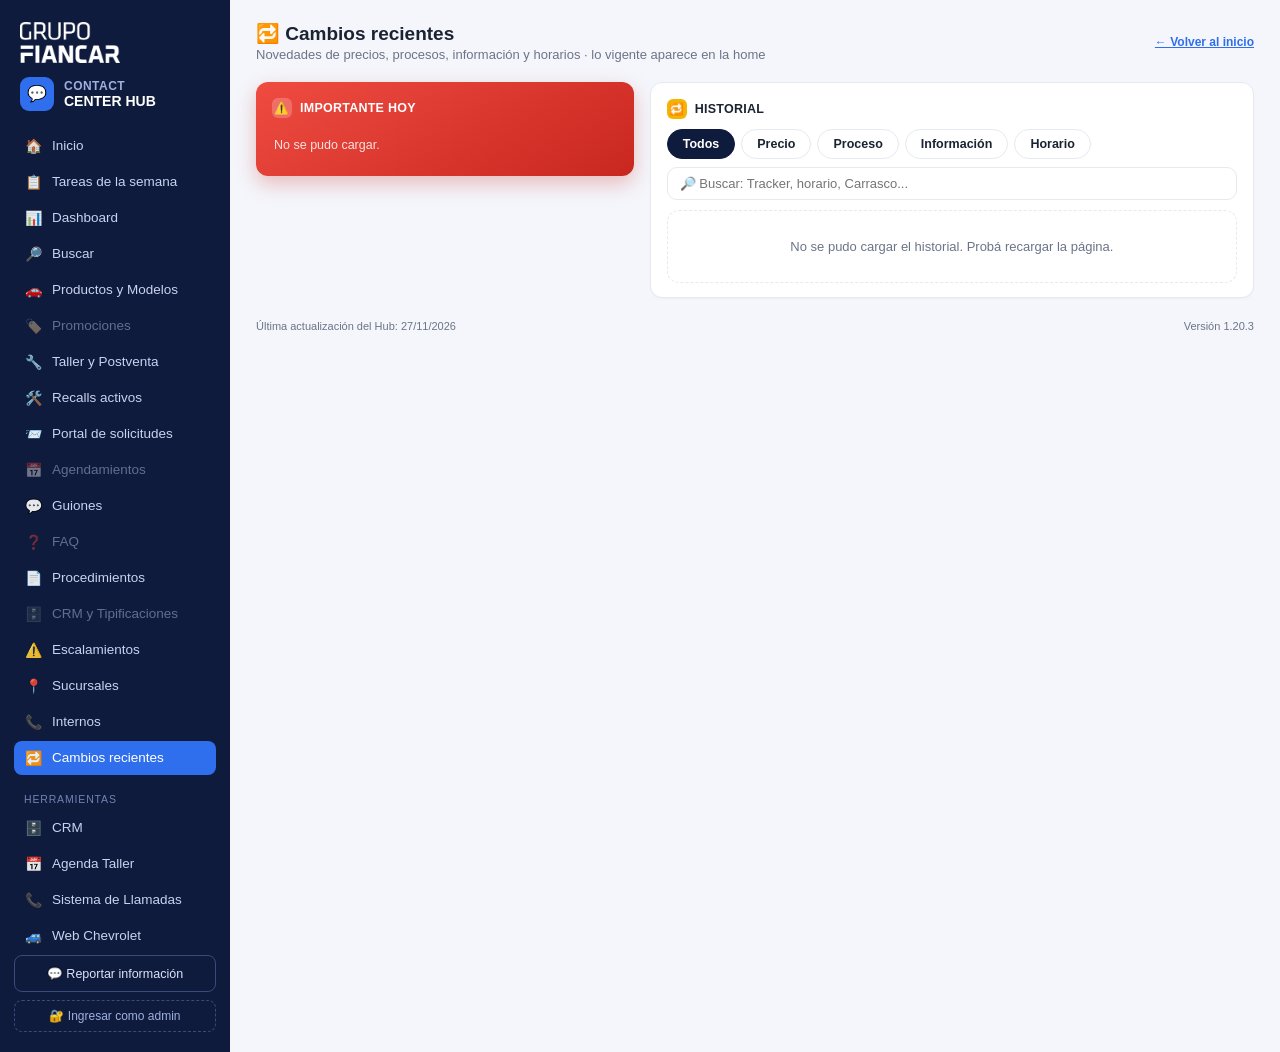
<file: cambios-recientes.html>
<!DOCTYPE html>
<html lang="es">
<head>
<meta charset="UTF-8">
<meta name="viewport" content="width=device-width, initial-scale=1">
<title>Cambios recientes — Contact Center Hub</title>
<link rel="stylesheet" href="assets/css/sidebar.css">
<link rel="stylesheet" href="assets/css/hub.css">
</head>
<body>
<div class="app">

  <div id="sidebar"></div>

  <div class="main">

    <div class="topbar">
      <div class="greeting">
        <h1>🔁 Cambios recientes</h1>
        <p>Novedades de precios, procesos, información y horarios · lo vigente aparece en la home</p>
      </div>
      <a href="index.html" style="font-size:12px;color:var(--blue);font-weight:600;">← Volver al inicio</a>
    </div>

    <!-- Solo en modo admin (botón "Ingresar como admin" del menú lateral) -->
    <div class="cr-admin-banner cr-solo-admin">
      <span>🔐 <b>Modo administrador.</b> Lo que cargues acá se ve en la home de todo el equipo.</span>
      <button type="button" onclick="salirAdmin()">Salir del modo admin</button>
    </div>

    <div id="crAviso" hidden></div>

    <div class="cr-layout">

      <!-- ===== IZQUIERDA ===== -->
      <div>
        <!-- Equipo: Importante hoy vigente -->
        <div class="card important cr-solo-equipo">
          <div class="card-head">
            <div class="t" style="color:#fff"><span class="sq" style="background:rgba(255,255,255,.22)">⚠️</span>IMPORTANTE HOY</div>
          </div>
          <div id="crImportante"><div class="cr-home-vacio">Cargando…</div></div>
        </div>

        <!-- Admin: alta y edición -->
        <form class="card cr-form cr-solo-admin" id="crForm" autocomplete="off">
          <div class="card-head">
            <div class="t"><span class="sq" style="background:var(--navy)">＋</span><span id="crFormTitulo">NUEVO</span></div>
          </div>

          <div class="cr-tabs">
            <button type="button" class="ts-chip on" data-cr-contenido="cambio" onclick="elegirContenido('cambio')">🔁 Cambio reciente</button>
            <button type="button" class="ts-chip" data-cr-contenido="importante" onclick="elegirContenido('importante')">⚠️ Importante hoy</button>
          </div>

          <div class="cr-fila cr-solo-cambio">
            <label><span class="ts-lbl">Tipo</span>
              <select name="tipo"><option>Precio</option><option>Proceso</option><option>Información</option><option>Horario</option></select></label>
            <label><span class="ts-lbl">Link a sección (opcional)</span><select name="link" id="crLink"></select></label>
          </div>
          <label class="cr-solo-importante" hidden><span class="ts-lbl">Prioridad</span>
            <select name="prioridad"><option>Alta</option><option selected>Media</option><option>Baja</option></select></label>

          <label><span class="ts-lbl">Título</span><input name="titulo" maxlength="120" placeholder="Ej: Tracker — Financiación"></label>
          <label><span class="ts-lbl" id="crEtiquetaTexto">Qué cambió</span>
            <textarea name="texto" rows="3" maxlength="1000" placeholder="Corto y concreto: lo que el agente tiene que saber"></textarea></label>

          <label><span class="ts-lbl">Vence (después sale de la home)</span><input type="date" name="vence"></label>
          <label class="cr-check"><input type="checkbox" name="sinVence" onchange="alternarSinVence(this)"> Sin vencimiento</label>

          <button type="submit" class="cr-btn" id="crGuardar">Publicar</button>
          <button type="button" class="cr-btn-sec" id="crCancelar" hidden onclick="limpiarForm()">Cancelar edición</button>
        </form>
      </div>

      <!-- ===== DERECHA: HISTORIAL ===== -->
      <div class="card">
        <div class="card-head">
          <div class="t"><span class="sq" style="background:#f4b400">🔁</span>HISTORIAL</div>
        </div>
        <div class="cr-tools">
          <div id="crFiltros" style="display:flex;gap:6px;flex-wrap:wrap;"></div>
          <input class="cr-buscar" data-hub-buscar type="search" placeholder="🔎 Buscar: Tracker, horario, Carrasco..." oninput="buscarCR(this.value)">
        </div>
        <div id="crHistorial"><div class="ts-vacio">Cargando…</div></div>
      </div>

    </div>

    <div data-hub-footer></div>

  </div>
</div>

<script src="assets/js/hub.js"></script>
<script src="assets/js/contenidos.js"></script>
<script src="assets/js/cambios-recientes.js"></script>
</body>
</html>
</file>
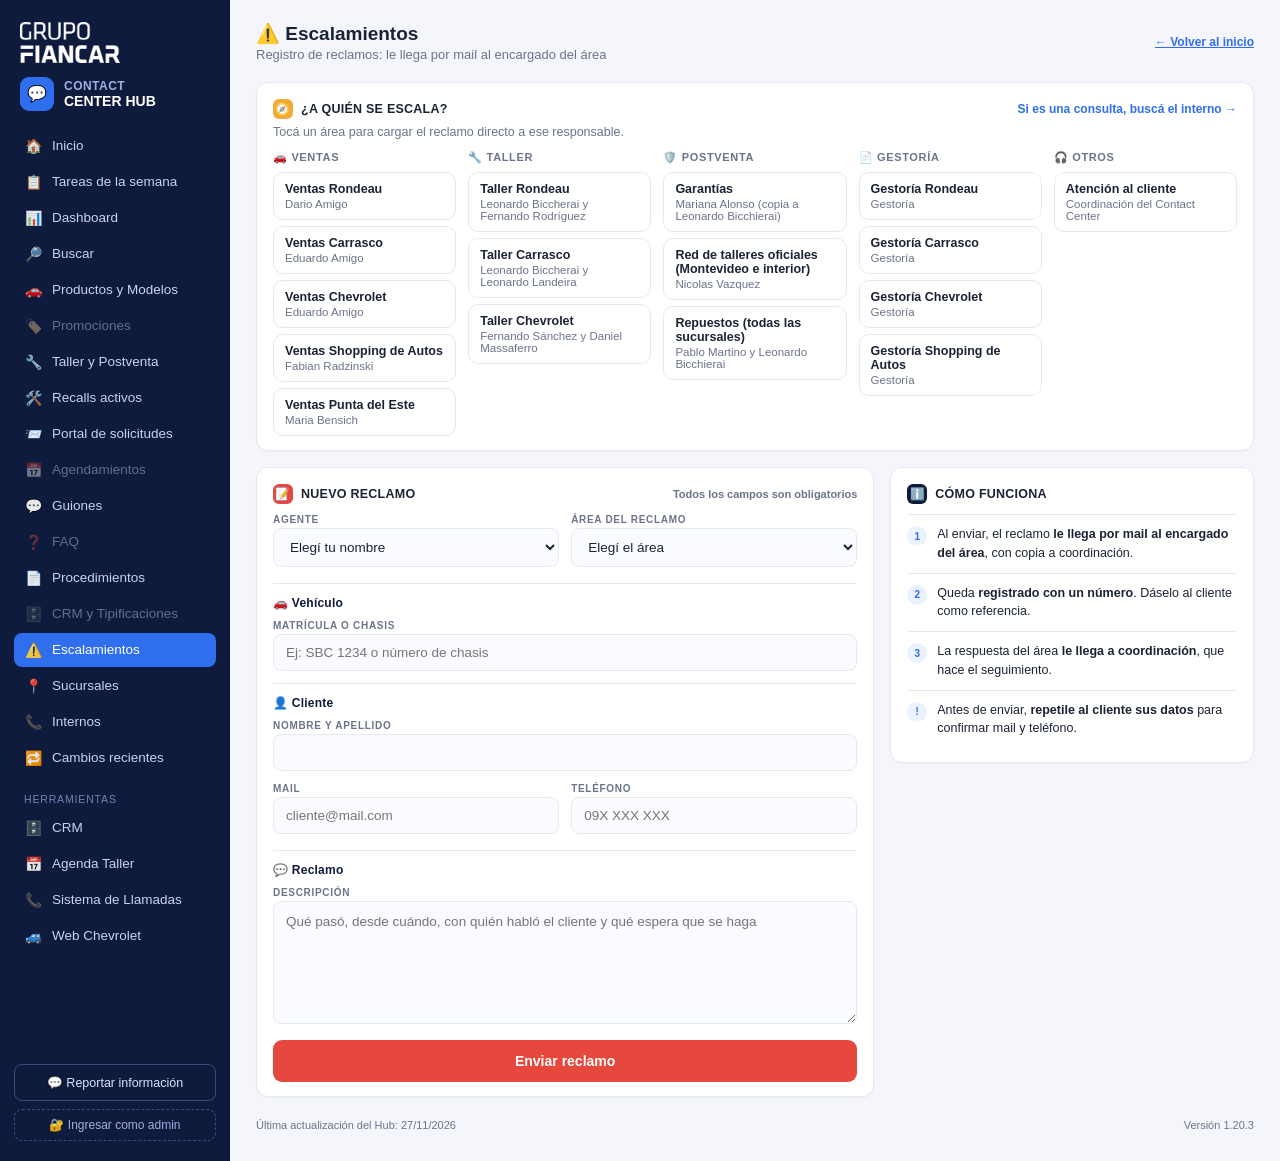
<file: escalamientos.html>
<!DOCTYPE html>
<html lang="es">
<head>
<meta charset="UTF-8">
<meta name="viewport" content="width=device-width, initial-scale=1">
<title>Escalamientos — Contact Center Hub</title>
<link rel="stylesheet" href="assets/css/sidebar.css">
<link rel="stylesheet" href="assets/css/hub.css">
</head>
<body>
<div class="app">

  <div id="sidebar"></div>

  <div class="main">

    <div class="topbar">
      <div class="greeting">
        <h1>⚠️ Escalamientos</h1>
        <p>Registro de reclamos: le llega por mail al encargado del área</p>
      </div>
      <a href="index.html" style="font-size:12px;color:var(--blue);font-weight:600;">← Volver al inicio</a>
    </div>

    <div class="es-sinconectar" id="esSinConectar" hidden>
      ⚠️ El formulario todavía no está conectado al Apps Script. Se puede completar, pero no envía.
    </div>

    <!-- ===== ¿A QUIÉN SE ESCALA? (se arma sola desde la lista AREAS de assets/js/escalamientos.js) ===== -->
    <div class="card" style="margin-bottom:16px;">
      <div class="card-head">
        <div class="t"><span class="sq" style="background:var(--amber)">🧭</span>¿A QUIÉN SE ESCALA?</div>
        <a href="internos.html" style="font-size:12px;color:var(--blue);font-weight:600;">Si es una consulta, buscá el interno →</a>
      </div>
      <p class="es-mapa-ayuda">Tocá un área para cargar el reclamo directo a ese responsable.</p>
      <div class="es-mapa" id="esMapa"></div>
    </div>

    <div class="es-layout">

      <!-- ===== FORMULARIO (las listas se arman desde assets/js/escalamientos.js) ===== -->
      <form class="card es-form" id="esForm" novalidate autocomplete="off">
        <div class="card-head">
          <div class="t"><span class="sq" style="background:var(--red)">📝</span>NUEVO RECLAMO</div>
          <span class="es-oblig">Todos los campos son obligatorios</span>
        </div>

        <div class="es-fila">
          <label class="es-campo">
            <span class="ts-lbl">Agente</span>
            <select name="agente" id="esAgente"></select>
            <span class="es-error"></span>
          </label>
          <label class="es-campo">
            <span class="ts-lbl">Área del reclamo</span>
            <select name="area" id="esArea"></select>
            <span class="es-error"></span>
          </label>
        </div>
        <div class="es-destino" id="esDestino" hidden></div>

        <div class="es-bloque">🚗 Vehículo</div>
        <label class="es-campo">
          <span class="ts-lbl">Matrícula o chasis</span>
          <input name="vehiculo" placeholder="Ej: SBC 1234 o número de chasis">
          <span class="es-error"></span>
        </label>

        <div class="es-bloque">👤 Cliente</div>
        <label class="es-campo">
          <span class="ts-lbl">Nombre y apellido</span>
          <input name="clienteNombre">
          <span class="es-error"></span>
        </label>
        <div class="es-fila">
          <label class="es-campo">
            <span class="ts-lbl">Mail</span>
            <input name="clienteMail" type="email" placeholder="cliente@mail.com">
            <span class="es-error"></span>
          </label>
          <label class="es-campo">
            <span class="ts-lbl">Teléfono</span>
            <input name="clienteTelefono" type="tel" placeholder="09X XXX XXX">
            <span class="es-error"></span>
          </label>
        </div>

        <div class="es-bloque">💬 Reclamo</div>
        <label class="es-campo">
          <span class="ts-lbl">Descripción</span>
          <textarea name="descripcion" rows="5" placeholder="Qué pasó, desde cuándo, con quién habló el cliente y qué espera que se haga"></textarea>
          <span class="es-error"></span>
        </label>

        <!-- Campo invisible: si un robot lo completa, el script descarta el envío -->
        <input name="web" class="es-trampa" tabindex="-1" aria-hidden="true">

        <div id="esAviso" hidden></div>

        <button class="es-enviar" id="esEnviar" type="submit">Enviar reclamo</button>
      </form>

      <!-- ===== CÓMO FUNCIONA ===== -->
      <div class="card es-info">
        <div class="card-head">
          <div class="t"><span class="sq" style="background:var(--navy)">ℹ️</span>CÓMO FUNCIONA</div>
        </div>
        <div class="ts-regla"><span class="ts-bullet">1</span>
          <div>Al enviar, el reclamo <strong>le llega por mail al encargado del área</strong>, con copia a coordinación.</div></div>
        <div class="ts-regla"><span class="ts-bullet">2</span>
          <div>Queda <strong>registrado con un número</strong>. Dáselo al cliente como referencia.</div></div>
        <div class="ts-regla"><span class="ts-bullet">3</span>
          <div>La respuesta del área <strong>le llega a coordinación</strong>, que hace el seguimiento.</div></div>
        <div class="ts-regla"><span class="ts-bullet">!</span>
          <div>Antes de enviar, <strong>repetile al cliente sus datos</strong> para confirmar mail y teléfono.</div></div>
      </div>

    </div>

    <div data-hub-footer></div>

  </div>
</div>

<script src="assets/js/hub.js"></script>
<script src="assets/js/escalamientos.js"></script>
</body>
</html>
</file>
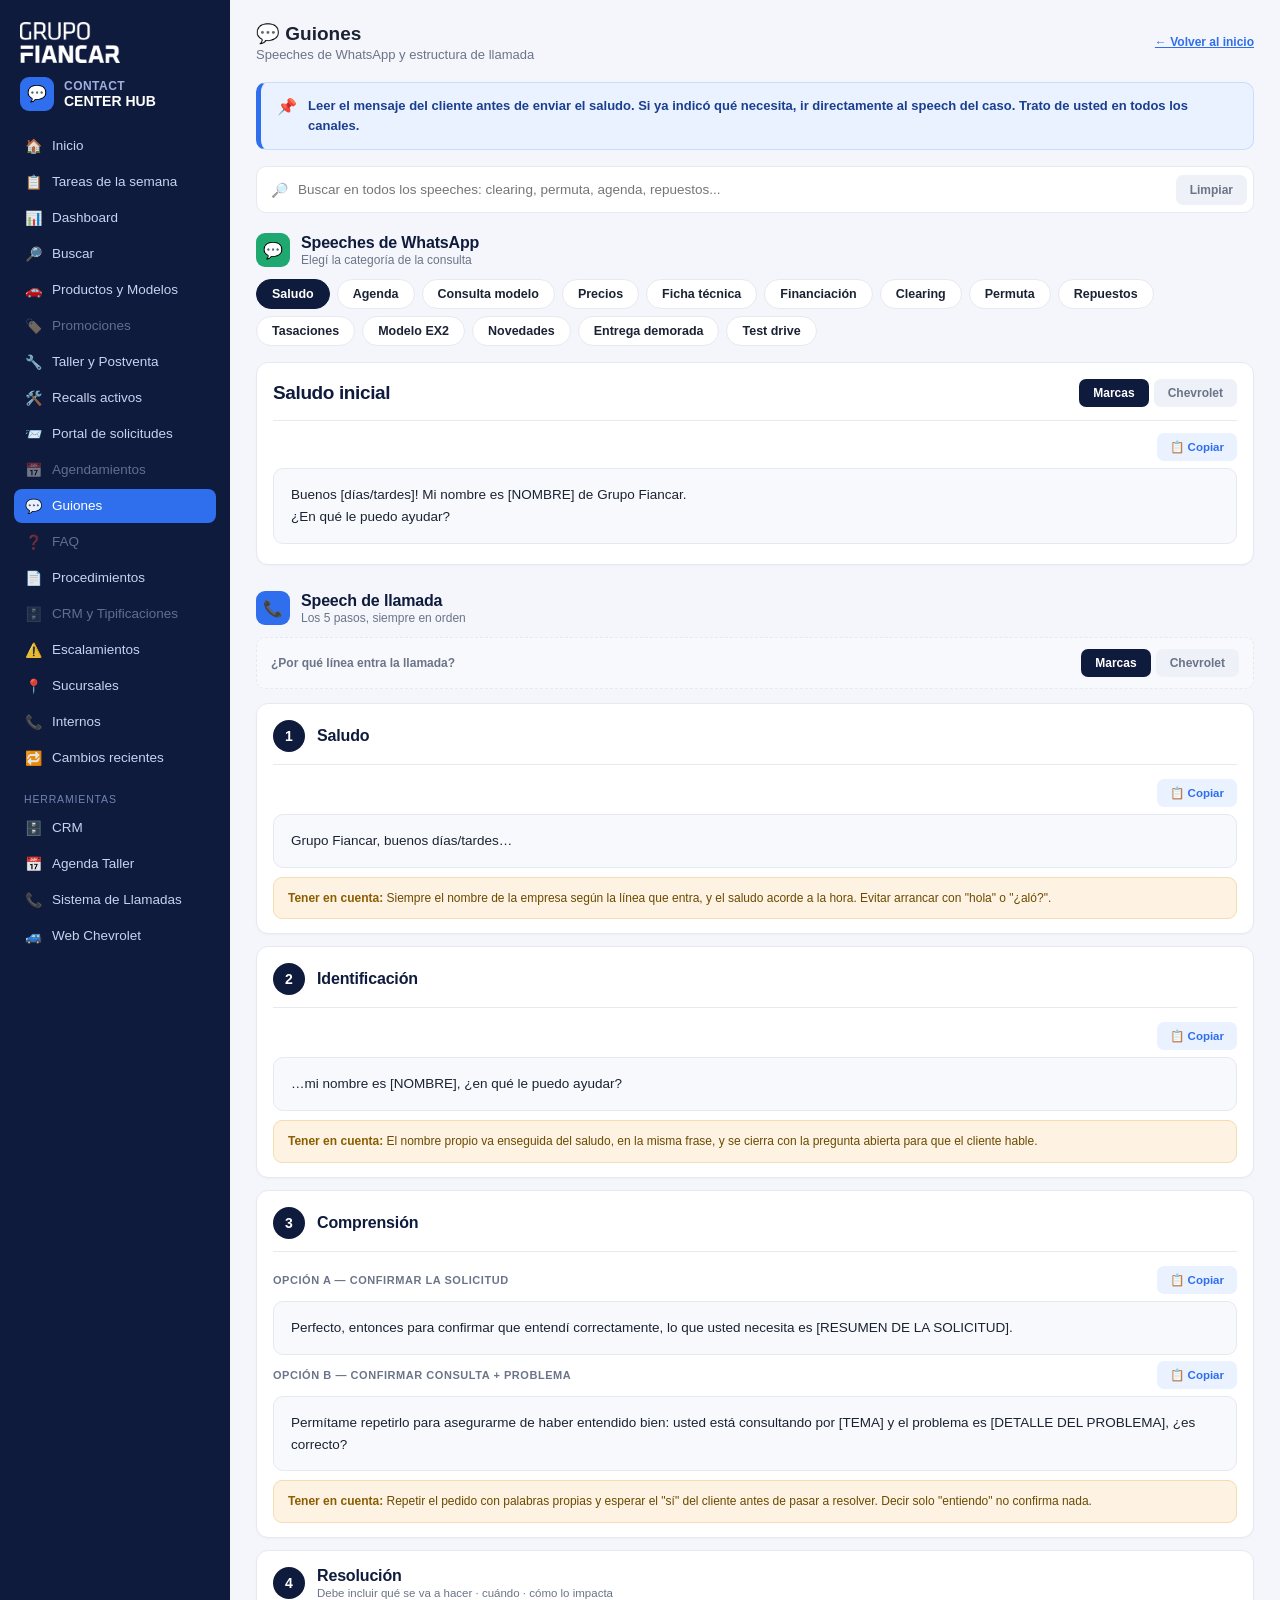
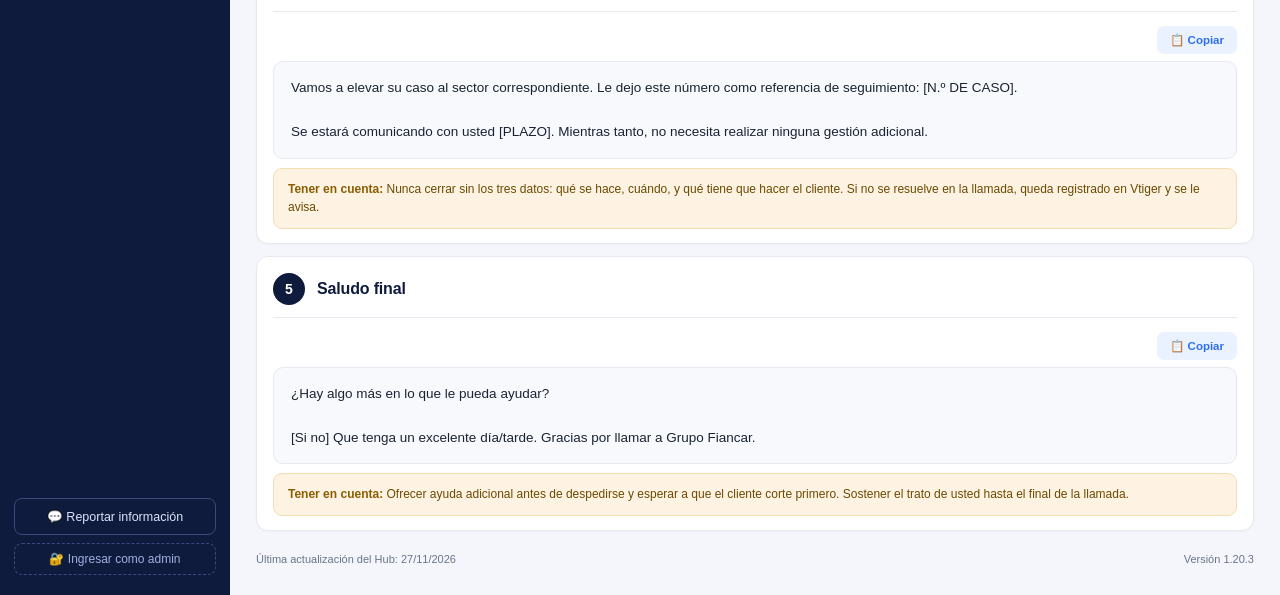
<file: guiones.html>
<!DOCTYPE html>
<html lang="es">
<head>
<meta charset="UTF-8">
<meta name="viewport" content="width=device-width, initial-scale=1">
<title>Guiones — Contact Center Hub</title>
<link rel="stylesheet" href="assets/css/sidebar.css">
<link rel="stylesheet" href="assets/css/hub.css">
</head>
<body>
<div class="app">

  <div id="sidebar"></div>

  <div class="main">

    <div class="topbar">
      <div class="greeting">
        <h1>💬 Guiones</h1>
        <p>Speeches de WhatsApp y estructura de llamada</p>
      </div>
      <a href="index.html" style="font-size:12px;color:var(--blue);font-weight:600;">← Volver al inicio</a>
    </div>

    <!-- ===== REGLA GENERAL ===== -->
    <div class="gu-regla">
      <span class="gu-regla-ic">📌</span>
      <p id="guRegla"></p>
    </div>

    <!-- ===== BUSCADOR ===== -->
    <div class="gu-buscador">
      <span class="gu-buscar-ic">🔎</span>
      <input id="guBuscar" data-hub-buscar type="search" autocomplete="off"
             placeholder="Buscar en todos los speeches: clearing, permuta, agenda, repuestos..."
             oninput="buscar(this.value)">
      <button class="gu-limpiar" type="button" onclick="limpiarBusqueda()">Limpiar</button>
    </div>

    <!-- ===== RESULTADOS DE BÚSQUEDA ===== -->
    <div id="guResultados" hidden></div>

    <!-- ===== SPEECHES DE WHATSAPP ===== -->
    <div id="guTabsWrap">
      <div class="gu-seccion">
        <span class="gu-seccion-ic" style="background:var(--green)">💬</span>
        <div>
          <h2>Speeches de WhatsApp</h2>
          <p>Elegí la categoría de la consulta</p>
        </div>
      </div>
      <div class="gu-tabs" id="guTabs"></div>
    </div>

    <div id="guWpp"></div>

    <!-- ===== SPEECH DE LLAMADA ===== -->
    <div class="gu-seccion" style="margin-top:26px;">
      <span class="gu-seccion-ic" style="background:var(--blue)">📞</span>
      <div>
        <h2>Speech de llamada</h2>
        <p>Los 5 pasos, siempre en orden</p>
      </div>
    </div>

    <!-- Botones Marcas / Chevrolet: cambian el nombre de la empresa en los pasos (los arma guiones.js) -->
    <div class="gu-aviso gu-linea">
      <span>¿Por qué línea entra la llamada?</span>
      <div class="gu-subtabs" id="guLlamadaMarca"></div>
    </div>

    <div class="gu-pasos" id="guLlamada"></div>

    <div data-hub-footer></div>

  </div>
</div>

<script src="assets/js/hub.js"></script>
<script src="assets/js/guiones-datos.js"></script>
<script src="assets/js/guiones.js"></script>
</body>
</html>
</file>
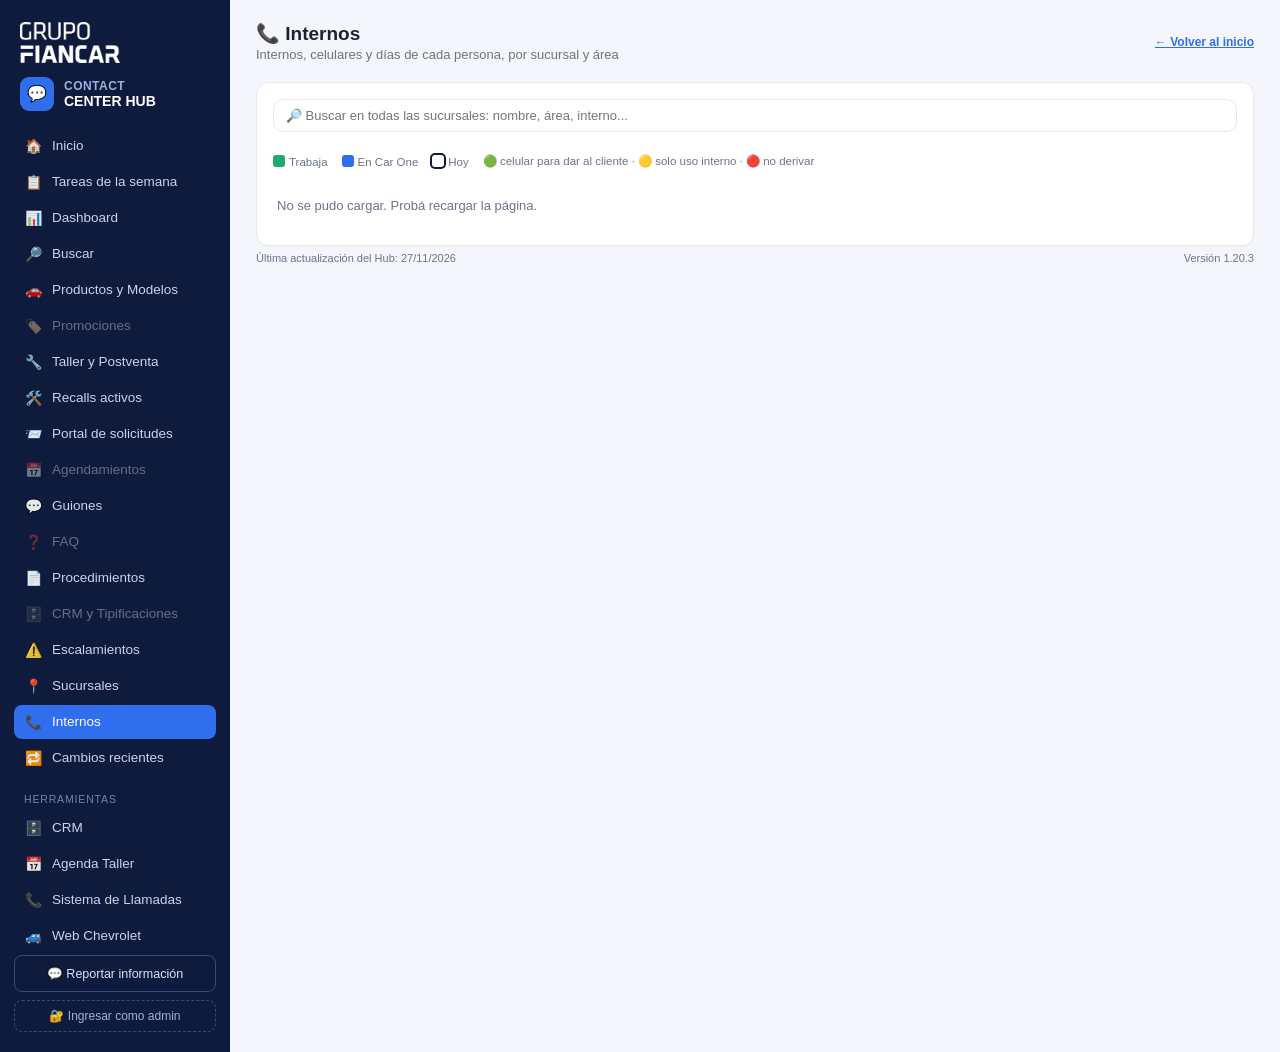
<file: internos.html>
<!DOCTYPE html>
<html lang="es">
<head>
<meta charset="UTF-8">
<meta name="viewport" content="width=device-width, initial-scale=1">
<title>Internos — Contact Center Hub</title>
<link rel="stylesheet" href="assets/css/sidebar.css">
<link rel="stylesheet" href="assets/css/hub.css">
</head>
<body>
<div class="app">

  <div id="sidebar"></div>

  <div class="main">

    <div class="topbar">
      <div class="greeting">
        <h1>📞 Internos</h1>
        <p>Internos, celulares y días de cada persona, por sucursal y área</p>
      </div>
      <a href="index.html" style="font-size:12px;color:var(--blue);font-weight:600;">← Volver al inicio</a>
    </div>

    <!-- Solo en modo admin (botón "Ingresar como admin" del menú lateral) -->
    <div class="cr-admin-banner in-solo-admin">
      <span>🔐 <b>Modo administrador.</b> Editá la sucursal y tocá “Guardar cambios”. Lo ve todo el equipo.</span>
      <button type="button" onclick="salirAdmin()">Salir del modo admin</button>
    </div>

    <div id="inAviso" hidden></div>

    <div class="card">
      <div class="in-tools in-solo-equipo">
        <input class="cr-buscar" id="inBuscar" data-hub-buscar type="search" placeholder="🔎 Buscar en todas las sucursales: nombre, área, interno..." oninput="buscarIN(this.value)">
      </div>
      <div class="in-chips" id="inChips"></div>
      <div class="in-leyenda in-solo-equipo">
        <span><i style="background:var(--green)"></i>Trabaja</span>
        <span><i style="background:var(--blue)"></i>En Car One</span>
        <span><i style="background:#fff;box-shadow:0 0 0 2px var(--navy)"></i>Hoy</span>
        <span>🟢 celular para dar al cliente · 🟡 solo uso interno · 🔴 no derivar</span>
      </div>
      <div id="inLista"><div class="in-vacio">Cargando…</div></div>
    </div>

    <div data-hub-footer></div>

  </div>
</div>

<script src="assets/js/hub.js"></script>
<script src="assets/js/internos.js"></script>
</body>
</html>
</file>
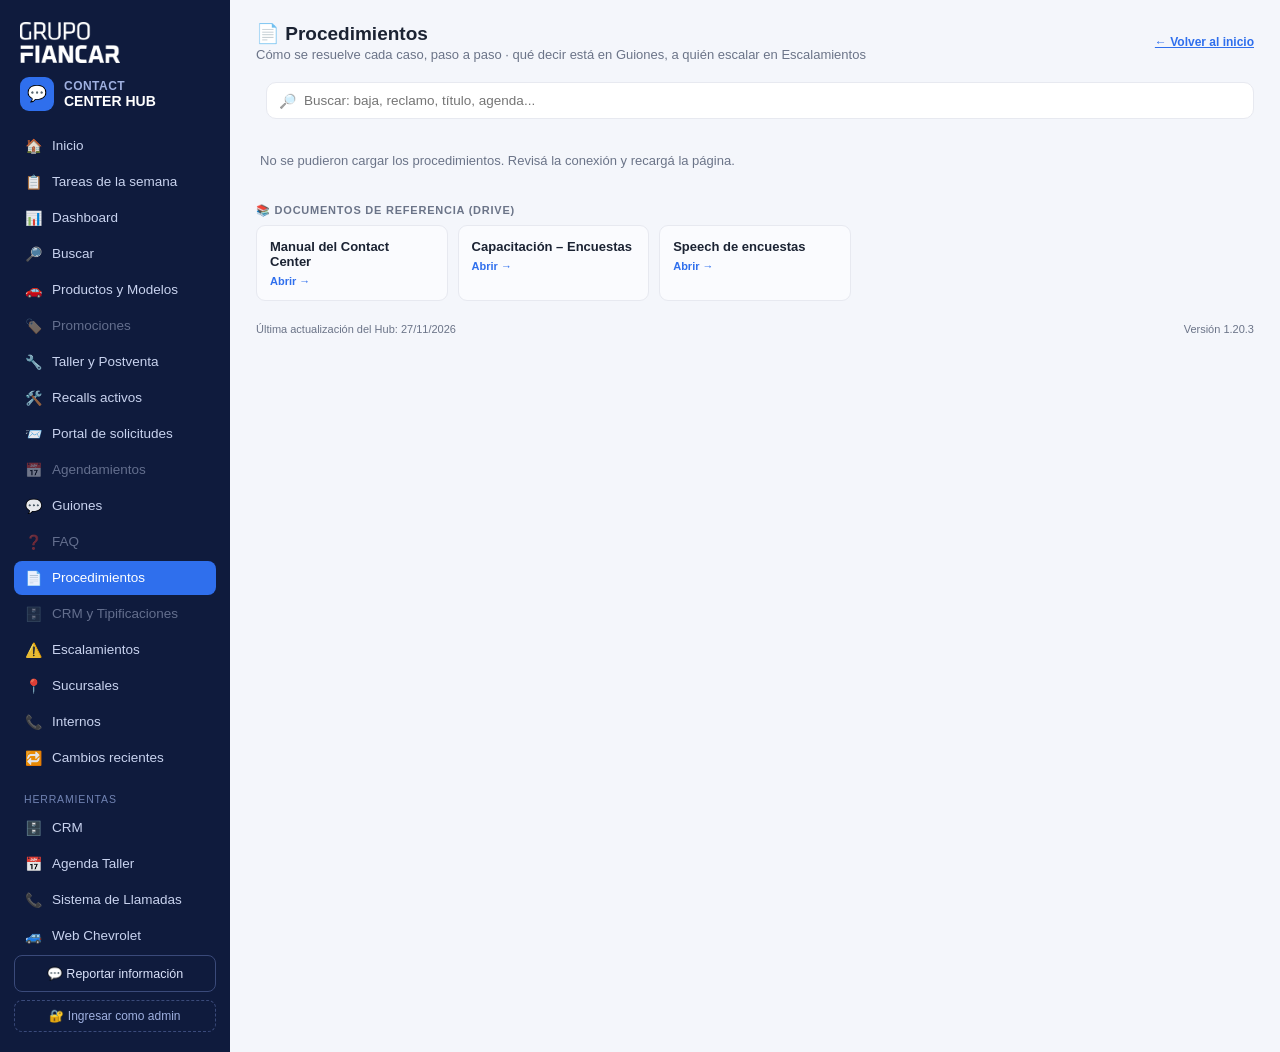
<file: procedimientos.html>
<!DOCTYPE html>
<html lang="es">
<head>
<meta charset="UTF-8">
<meta name="viewport" content="width=device-width, initial-scale=1">
<title>Procedimientos — Contact Center Hub</title>
<link rel="stylesheet" href="assets/css/sidebar.css">
<link rel="stylesheet" href="assets/css/hub.css">
</head>
<body>
<div class="app">

  <div id="sidebar"></div>

  <div class="main">

    <div class="topbar">
      <div class="greeting">
        <h1>📄 Procedimientos</h1>
        <p>Cómo se resuelve cada caso, paso a paso · qué decir está en Guiones, a quién escalar en Escalamientos</p>
      </div>
      <a href="index.html" style="font-size:12px;color:var(--blue);font-weight:600;">← Volver al inicio</a>
    </div>

    <!-- Solo en modo admin (botón "Ingresar como admin" del menú lateral) -->
    <div class="cr-admin-banner pr-solo-admin">
      <span>🔐 <b>Modo administrador.</b> Abrí una ficha y tocá “Editar”. Lo que guardes lo ve todo el equipo.</span>
      <span style="display:flex;gap:8px;">
        <button type="button" onclick="nuevaFichaPR()">＋ Nuevo procedimiento</button>
        <button type="button" onclick="salirAdmin()">Salir del modo admin</button>
      </span>
    </div>

    <div id="prAviso" hidden></div>

    <!-- Filtros + buscador (los bloques se arman desde assets/js/procedimientos.js) -->
    <div class="pm-tools">
      <div id="prFiltros" style="display:flex;gap:8px;flex-wrap:wrap;"></div>
      <div class="pm-buscar">
        <span>🔎</span>
        <input id="prBuscar" data-hub-buscar type="search" autocomplete="off"
               placeholder="Buscar: baja, reclamo, título, agenda..." oninput="buscarPR(this.value)">
      </div>
    </div>

    <div id="prLista"><div class="in-vacio">Cargando…</div></div>

    <!-- Documentos largos que siguen en el Drive -->
    <div class="pr-bloque">📚 Documentos de referencia (Drive)</div>
    <div class="pr-docs" id="prDocs"></div>

    <div data-hub-footer></div>

  </div>
</div>

<script src="assets/js/hub.js"></script>
<script src="assets/js/procedimientos.js"></script>
</body>
</html>
</file>
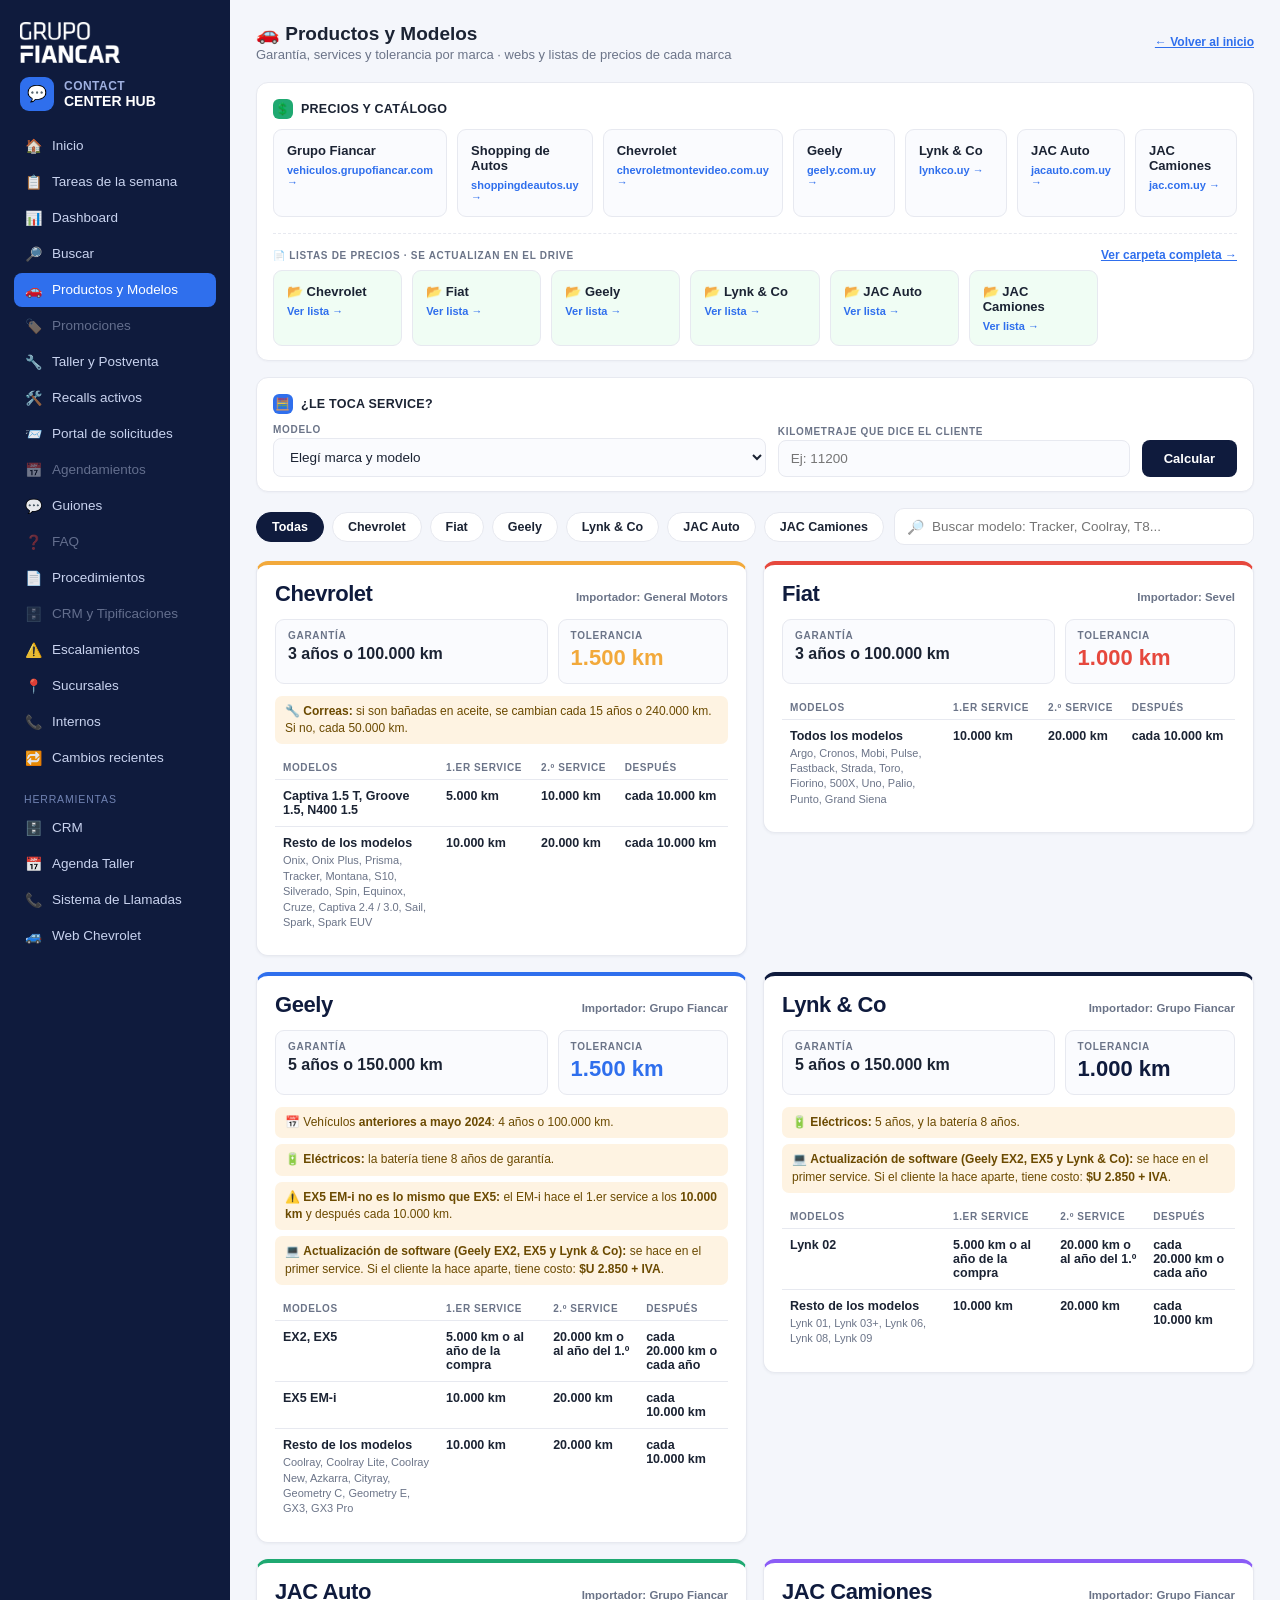
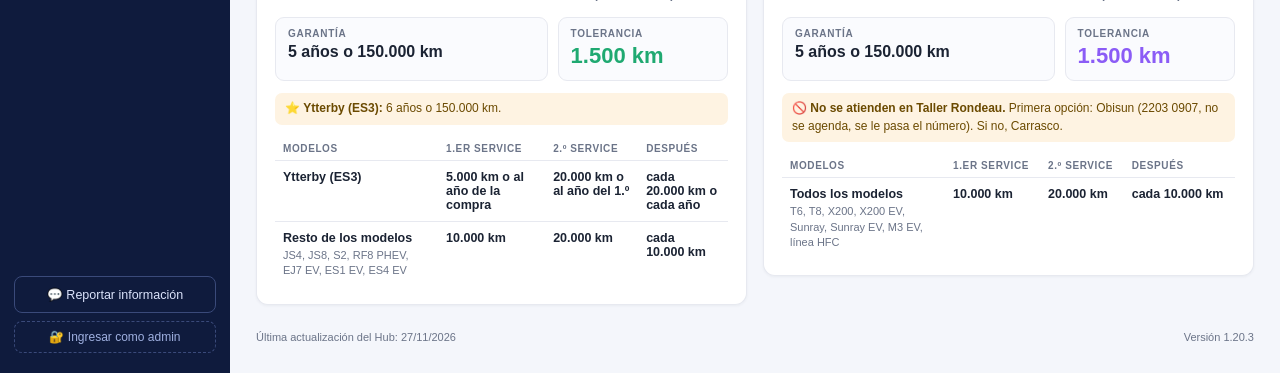
<file: productos-modelos.html>
<!DOCTYPE html>
<html lang="es">
<head>
<meta charset="UTF-8">
<meta name="viewport" content="width=device-width, initial-scale=1">
<title>Productos y Modelos — Contact Center Hub</title>
<link rel="stylesheet" href="assets/css/sidebar.css">
<link rel="stylesheet" href="assets/css/hub.css">
</head>
<body>
<div class="app">

  <div id="sidebar"></div>

  <div class="main">

    <div class="topbar">
      <div class="greeting">
        <h1>🚗 Productos y Modelos</h1>
        <p>Garantía, services y tolerancia por marca · webs y listas de precios de cada marca</p>
      </div>
      <a href="index.html" style="font-size:12px;color:var(--blue);font-weight:600;">← Volver al inicio</a>
    </div>

    <!-- ===== PRECIOS Y CATÁLOGO (links en assets/js/productos-modelos.js) ===== -->
    <div class="card" style="margin-bottom:16px;">
      <div class="card-head">
        <div class="t"><span class="sq" style="background:var(--green)">💲</span>PRECIOS Y CATÁLOGO</div>
      </div>
      <div class="pm-links" id="pmPrecios"></div>

      <!-- Listas de precios del Drive (links en assets/js/productos-modelos.js, LISTAS_PRECIOS) -->
      <div class="pm-listas-head">
        <span class="ts-lbl">📄 Listas de precios · se actualizan en el Drive</span>
        <a id="pmListasTodas" target="_blank" rel="noopener" href="#">Ver carpeta completa →</a>
      </div>
      <div class="pm-links" id="pmListas"></div>
    </div>

    <!-- ===== ¿LE TOCA SERVICE? ===== -->
    <div class="card" style="margin-bottom:16px;">
      <div class="card-head">
        <div class="t"><span class="sq" style="background:var(--blue)">🧮</span>¿LE TOCA SERVICE?</div>
      </div>
      <div class="pm-calc">
        <label><span class="ts-lbl">Modelo</span><select id="pmCalcModelo"></select></label>
        <label><span class="ts-lbl">Kilometraje que dice el cliente</span>
          <input id="pmCalcKm" inputmode="numeric" placeholder="Ej: 11200"></label>
        <button class="pm-calc-btn" type="button" onclick="calcularService()">Calcular</button>
      </div>
      <div id="pmCalcRes" hidden></div>
    </div>

    <!-- ===== FILTRO + BUSCADOR ===== -->
    <div class="pm-tools">
      <div id="pmFiltros" style="display:flex;gap:8px;flex-wrap:wrap;"></div>
      <div class="pm-buscar">
        <span>🔎</span>
        <input data-hub-buscar type="search" autocomplete="off" placeholder="Buscar modelo: Tracker, Coolray, T8..."
               oninput="buscarModelo(this.value)">
      </div>
    </div>

    <!-- ===== UNA TARJETA POR MARCA (se arman desde assets/js/productos-modelos.js) ===== -->
    <div class="pm-grid" id="pmMarcas"></div>

    <div data-hub-footer></div>

  </div>
</div>

<script src="assets/js/hub.js"></script>
<script src="assets/js/productos-modelos.js"></script>
</body>
</html>
</file>
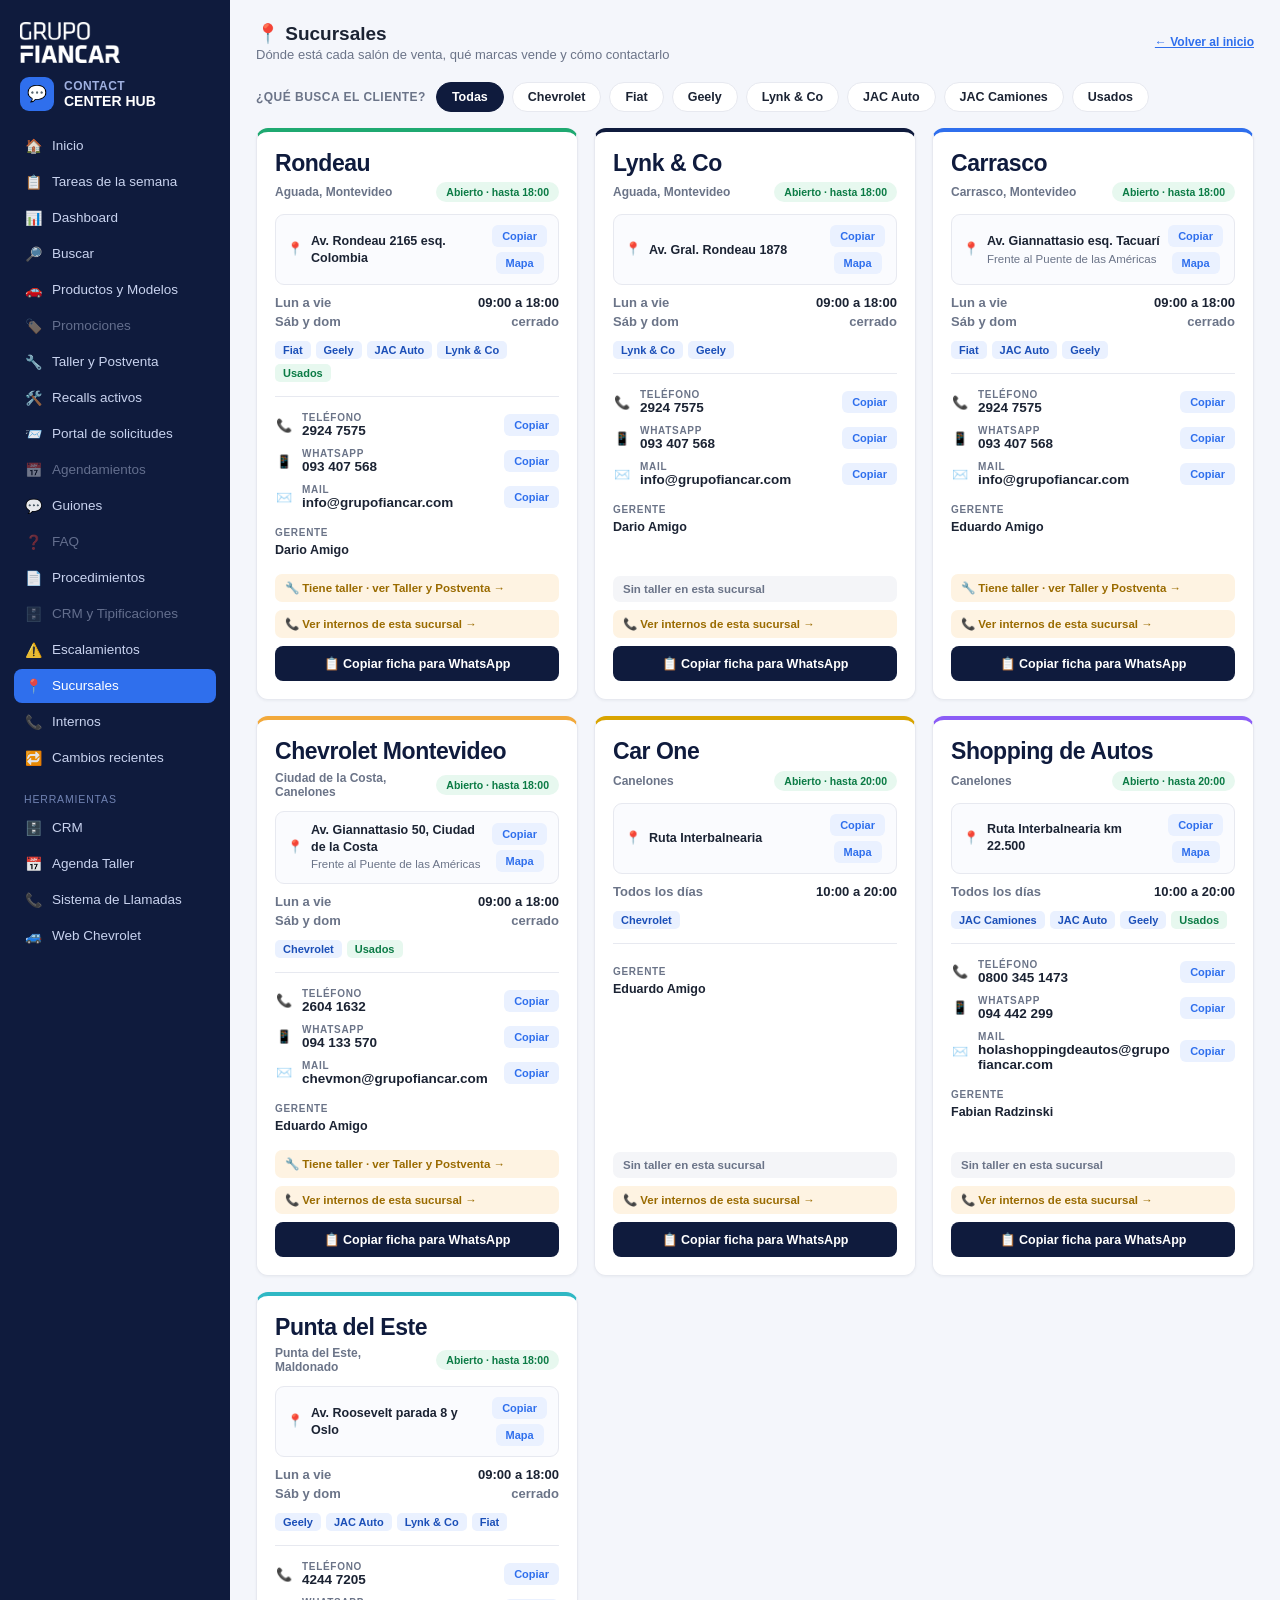
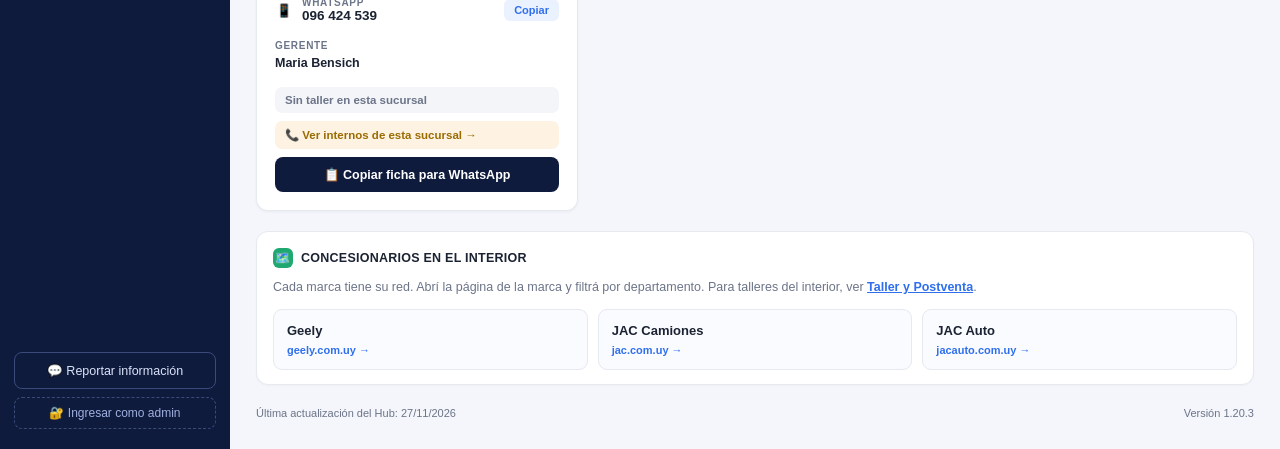
<file: sucursales.html>
<!DOCTYPE html>
<html lang="es">
<head>
<meta charset="UTF-8">
<meta name="viewport" content="width=device-width, initial-scale=1">
<title>Sucursales — Contact Center Hub</title>
<link rel="stylesheet" href="assets/css/sidebar.css">
<link rel="stylesheet" href="assets/css/hub.css">
</head>
<body>
<div class="app">

  <div id="sidebar"></div>

  <div class="main">

    <div class="topbar">
      <div class="greeting">
        <h1>📍 Sucursales</h1>
        <p>Dónde está cada salón de venta, qué marcas vende y cómo contactarlo</p>
      </div>
      <a href="index.html" style="font-size:12px;color:var(--blue);font-weight:600;">← Volver al inicio</a>
    </div>

    <!-- ===== FILTRO POR MARCA ===== -->
    <div class="ts-filtros">
      <span class="ts-lbl-filtro">¿QUÉ BUSCA EL CLIENTE?</span>
      <div id="filtrosMarca" style="display:flex;gap:8px;flex-wrap:wrap;"></div>
    </div>

    <!-- ===== SUCURSALES (se arman desde assets/js/sucursales.js) ===== -->
    <div class="ts-grid" id="listaSucursales"></div>

    <!-- ===== INTERIOR ===== -->
    <div class="card" style="margin-bottom:16px;">
      <div class="card-head">
        <div class="t"><span class="sq" style="background:var(--green)">🗺️</span>CONCESIONARIOS EN EL INTERIOR</div>
      </div>
      <p class="su-nota">Cada marca tiene su red. Abrí la página de la marca y filtrá por departamento.
        Para talleres del interior, ver <a href="taller-postventa.html">Taller y Postventa</a>.</p>
      <div class="ts-interior" id="listaInterior"></div>
    </div>

    <div data-hub-footer></div>

  </div>
</div>

<script src="assets/js/hub.js"></script>
<script src="assets/js/sucursales.js"></script>
</body>
</html>
</file>
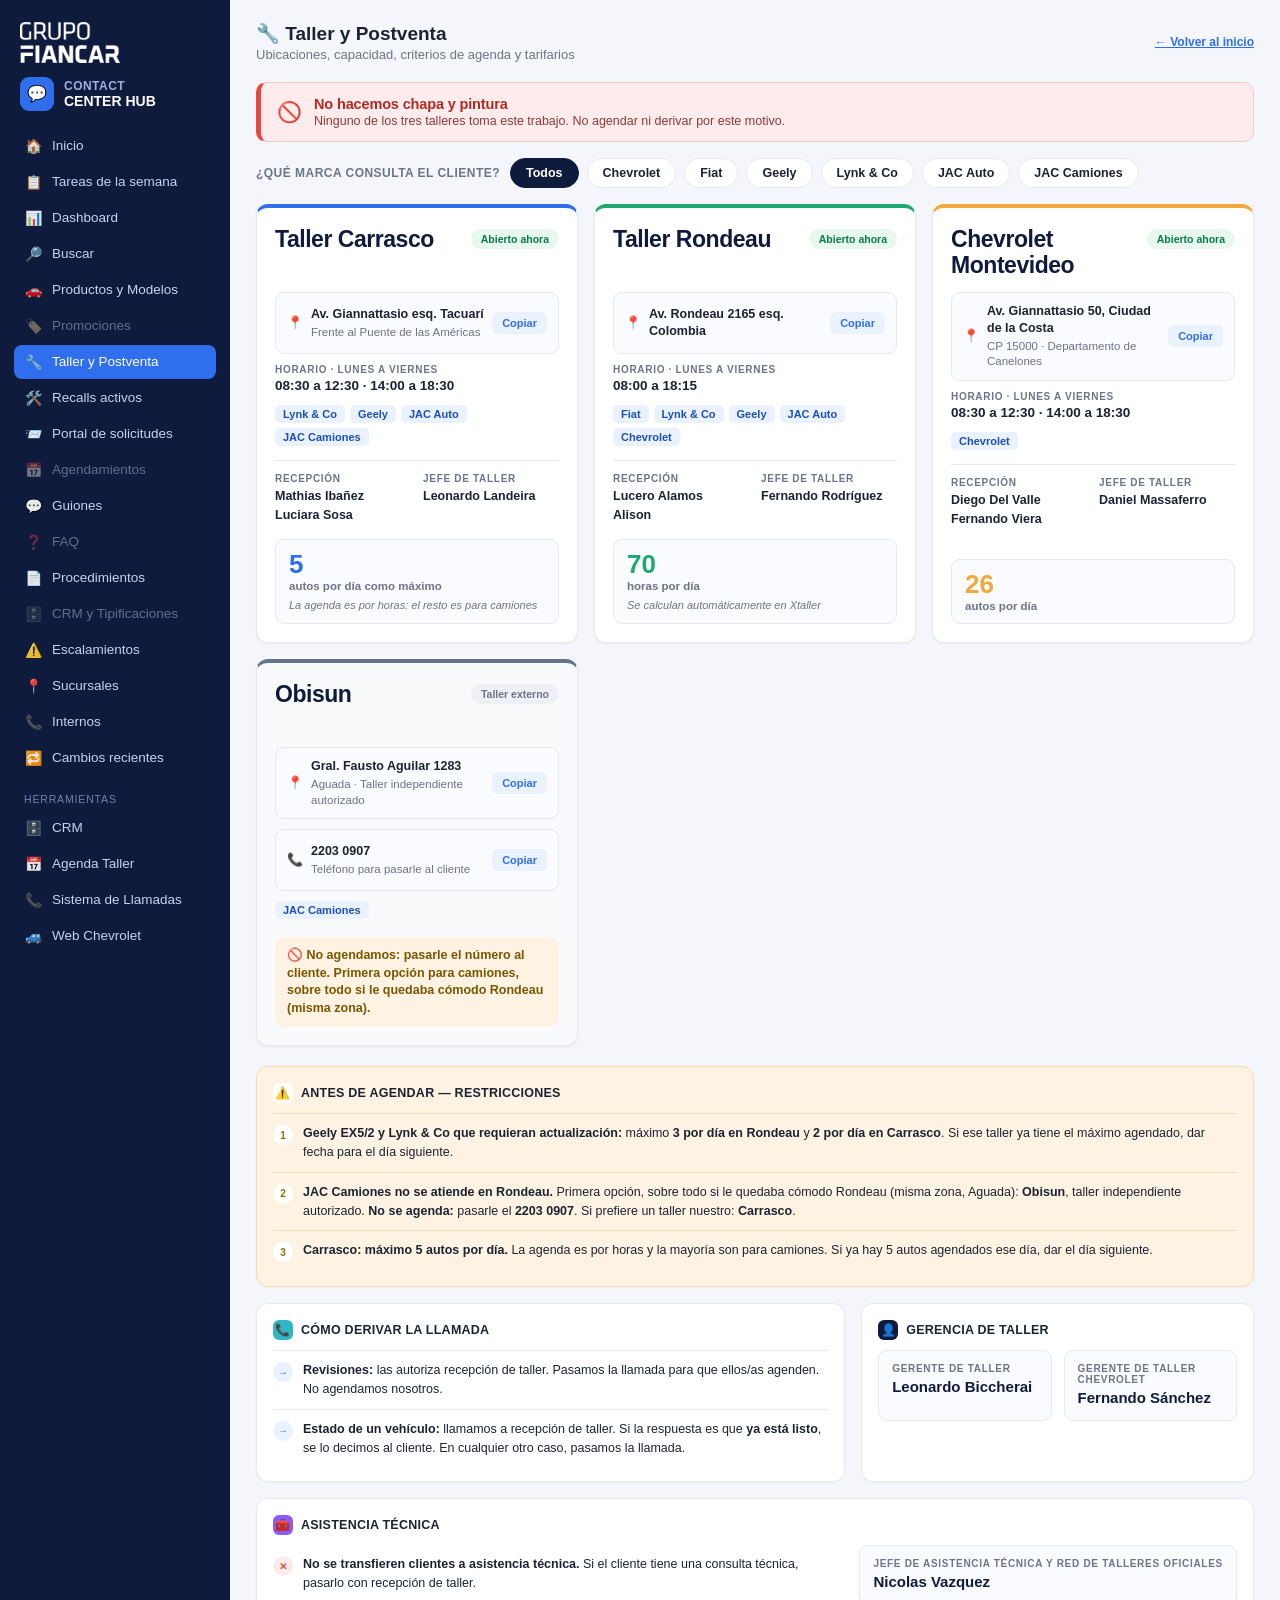
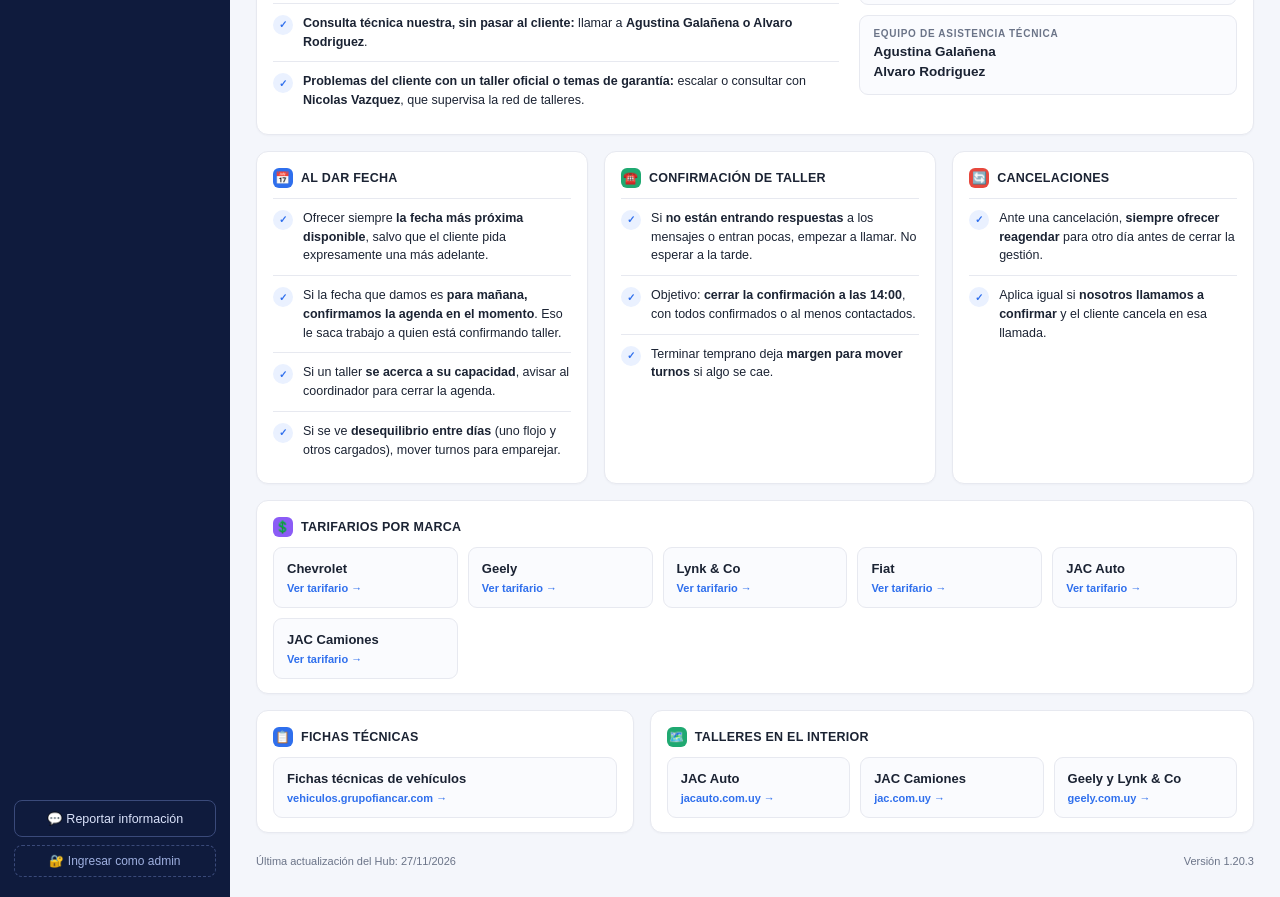
<file: taller-postventa.html>
<!DOCTYPE html>
<html lang="es">
<head>
<meta charset="UTF-8">
<meta name="viewport" content="width=device-width, initial-scale=1">
<title>Taller y Postventa — Contact Center Hub</title>
<link rel="stylesheet" href="assets/css/sidebar.css">
<link rel="stylesheet" href="assets/css/hub.css">
</head>
<body>
<div class="app">

  <div id="sidebar"></div>

  <div class="main">

    <div class="topbar">
      <div class="greeting">
        <h1>🔧 Taller y Postventa</h1>
        <p>Ubicaciones, capacidad, criterios de agenda y tarifarios</p>
      </div>
      <a href="index.html" style="font-size:12px;color:var(--blue);font-weight:600;">← Volver al inicio</a>
    </div>

    <!-- ===== LO QUE NO HACEMOS ===== -->
    <div class="ts-nohace">
      <span class="ts-nohace-ic">🚫</span>
      <div>
        <b>No hacemos chapa y pintura</b>
        <p>Ninguno de los tres talleres toma este trabajo. No agendar ni derivar por este motivo.</p>
      </div>
    </div>

    <!-- ===== FILTRO POR MARCA ===== -->
    <div class="ts-filtros">
      <span class="ts-lbl-filtro">¿QUÉ MARCA CONSULTA EL CLIENTE?</span>
      <div id="filtrosMarca" style="display:flex;gap:8px;flex-wrap:wrap;"></div>
    </div>

    <!-- ===== TALLERES (se arman desde assets/js/taller.js) ===== -->
    <div class="ts-grid" id="listaTalleres"></div>

    <!-- ===== RESTRICCIONES ===== -->
    <div class="card ts-limites" style="margin-bottom:16px;">
      <div class="card-head">
        <div class="t"><span class="sq" style="background:#fff;color:#9a6b00">⚠️</span>ANTES DE AGENDAR — RESTRICCIONES</div>
      </div>
      <div class="ts-regla">
        <span class="ts-bullet">1</span>
        <div><strong>Geely EX5/2 y Lynk &amp; Co que requieran actualización:</strong> máximo <strong>3 por día en Rondeau</strong> y <strong>2 por día en Carrasco</strong>. Si ese taller ya tiene el máximo agendado, dar fecha para el día siguiente.</div>
      </div>
      <div class="ts-regla">
        <span class="ts-bullet">2</span>
        <div><strong>JAC Camiones no se atiende en Rondeau.</strong> Primera opción, sobre todo si le quedaba cómodo Rondeau (misma zona, Aguada): <strong>Obisun</strong>, taller independiente autorizado. <strong>No se agenda:</strong> pasarle el <strong>2203 0907</strong>. Si prefiere un taller nuestro: <strong>Carrasco</strong>.</div>
      </div>
      <div class="ts-regla">
        <span class="ts-bullet">3</span>
        <div><strong>Carrasco: máximo 5 autos por día.</strong> La agenda es por horas y la mayoría son para camiones. Si ya hay 5 autos agendados ese día, dar el día siguiente.</div>
      </div>
    </div>

    <!-- ===== CÓMO DERIVAR LA LLAMADA ===== -->
    <div class="row cols-2" style="margin-bottom:16px;grid-template-columns:1.5fr 1fr;">

      <div class="card">
        <div class="card-head">
          <div class="t"><span class="sq" style="background:#2fb8c4">📞</span>CÓMO DERIVAR LA LLAMADA</div>
        </div>
        <div class="ts-regla">
          <span class="ts-bullet">→</span>
          <div><strong>Revisiones:</strong> las autoriza recepción de taller. Pasamos la llamada para que ellos/as agenden. No agendamos nosotros.</div>
        </div>
        <div class="ts-regla">
          <span class="ts-bullet">→</span>
          <div><strong>Estado de un vehículo:</strong> llamamos a recepción de taller. Si la respuesta es que <strong>ya está listo</strong>, se lo decimos al cliente. En cualquier otro caso, pasamos la llamada.</div>
        </div>
      </div>

      <div class="card">
        <div class="card-head">
          <div class="t"><span class="sq" style="background:var(--navy)">👤</span>GERENCIA DE TALLER</div>
        </div>
        <div class="ts-gerencia">
          <div class="ts-ger">
            <span class="ts-lbl">Gerente de taller</span>
            <div class="ts-ger-nombre">Leonardo Biccherai</div>
          </div>
          <div class="ts-ger">
            <span class="ts-lbl">Gerente de taller Chevrolet</span>
            <div class="ts-ger-nombre">Fernando Sánchez</div>
          </div>
        </div>
      </div>

    </div>

    <!-- ===== ASISTENCIA TÉCNICA (nombres en assets/js/taller.js) ===== -->
    <div class="card" style="margin-bottom:16px;">
      <div class="card-head">
        <div class="t"><span class="sq" style="background:var(--purple)">🧰</span>ASISTENCIA TÉCNICA</div>
      </div>
      <div class="ts-at">
        <div>
          <div class="ts-regla">
            <span class="ts-bullet no">✕</span>
            <div><strong>No se transfieren clientes a asistencia técnica.</strong> Si el cliente tiene una consulta técnica, pasarlo con recepción de taller.</div>
          </div>
          <div class="ts-regla">
            <span class="ts-bullet">✓</span>
            <div><strong>Consulta técnica nuestra, sin pasar al cliente:</strong> llamar a <strong data-at="equipo"></strong>.</div>
          </div>
          <div class="ts-regla">
            <span class="ts-bullet">✓</span>
            <div><strong>Problemas del cliente con un taller oficial o temas de garantía:</strong> escalar o consultar con <strong data-at="jefe"></strong>, que supervisa la red de talleres.</div>
          </div>
        </div>
        <div class="ts-at-gente">
          <div class="ts-ger" id="atJefe"></div>
          <div class="ts-ger" id="atEquipo"></div>
        </div>
      </div>
    </div>

    <!-- ===== CRITERIOS OPERATIVOS ===== -->
    <div class="row cols-3">

      <div class="card">
        <div class="card-head">
          <div class="t"><span class="sq" style="background:var(--blue)">📅</span>AL DAR FECHA</div>
        </div>
        <div class="ts-regla">
          <span class="ts-bullet">✓</span>
          <div>Ofrecer siempre <strong>la fecha más próxima disponible</strong>, salvo que el cliente pida expresamente una más adelante.</div>
        </div>
        <div class="ts-regla">
          <span class="ts-bullet">✓</span>
          <div>Si la fecha que damos es <strong>para mañana, confirmamos la agenda en el momento</strong>. Eso le saca trabajo a quien está confirmando taller.</div>
        </div>
        <div class="ts-regla">
          <span class="ts-bullet">✓</span>
          <div>Si un taller <strong>se acerca a su capacidad</strong>, avisar al coordinador para cerrar la agenda.</div>
        </div>
        <div class="ts-regla">
          <span class="ts-bullet">✓</span>
          <div>Si se ve <strong>desequilibrio entre días</strong> (uno flojo y otros cargados), mover turnos para emparejar.</div>
        </div>
      </div>

      <div class="card">
        <div class="card-head">
          <div class="t"><span class="sq" style="background:var(--green)">☎️</span>CONFIRMACIÓN DE TALLER</div>
        </div>
        <div class="ts-regla">
          <span class="ts-bullet">✓</span>
          <div>Si <strong>no están entrando respuestas</strong> a los mensajes o entran pocas, empezar a llamar. No esperar a la tarde.</div>
        </div>
        <div class="ts-regla">
          <span class="ts-bullet">✓</span>
          <div>Objetivo: <strong>cerrar la confirmación a las 14:00</strong>, con todos confirmados o al menos contactados.</div>
        </div>
        <div class="ts-regla">
          <span class="ts-bullet">✓</span>
          <div>Terminar temprano deja <strong>margen para mover turnos</strong> si algo se cae.</div>
        </div>
      </div>

      <div class="card">
        <div class="card-head">
          <div class="t"><span class="sq" style="background:var(--red)">🔄</span>CANCELACIONES</div>
        </div>
        <div class="ts-regla">
          <span class="ts-bullet">✓</span>
          <div>Ante una cancelación, <strong>siempre ofrecer reagendar</strong> para otro día antes de cerrar la gestión.</div>
        </div>
        <div class="ts-regla">
          <span class="ts-bullet">✓</span>
          <div>Aplica igual si <strong>nosotros llamamos a confirmar</strong> y el cliente cancela en esa llamada.</div>
        </div>
      </div>

    </div>

    <!-- ===== TARIFARIOS ===== -->
    <div class="card" style="margin-bottom:16px;">
      <div class="card-head">
        <div class="t"><span class="sq" style="background:var(--purple)">💲</span>TARIFARIOS POR MARCA</div>
      </div>
      <div class="ts-tarifas">
        <a class="ts-tarifa" target="_blank" rel="noopener"
           href="https://postventa.grupofiancar.com/servicios/CHEVROLET">
          <b>Chevrolet</b><span>Ver tarifario →</span></a>
        <a class="ts-tarifa" target="_blank" rel="noopener"
           href="https://postventa.grupofiancar.com/servicios/GEELY">
          <b>Geely</b><span>Ver tarifario →</span></a>
        <a class="ts-tarifa" target="_blank" rel="noopener"
           href="https://postventa.grupofiancar.com/servicios/LYNK%20CO">
          <b>Lynk &amp; Co</b><span>Ver tarifario →</span></a>
        <a class="ts-tarifa" target="_blank" rel="noopener"
           href="https://postventa.grupofiancar.com/servicios/FIAT">
          <b>Fiat</b><span>Ver tarifario →</span></a>
        <a class="ts-tarifa" target="_blank" rel="noopener"
           href="https://postventa.grupofiancar.com/servicios/JAC">
          <b>JAC Auto</b><span>Ver tarifario →</span></a>
        <a class="ts-tarifa" target="_blank" rel="noopener"
           href="https://postventa.grupofiancar.com/servicios/JAC%20CAMIONES?codigo=62d794082d4c5ec9">
          <b>JAC Camiones</b><span>Ver tarifario →</span></a>
      </div>
    </div>

    <!-- ===== OTROS ENLACES ===== -->
    <div class="row cols-2" style="margin-bottom:16px;grid-template-columns:1fr 1.6fr;">

      <div class="card">
        <div class="card-head">
          <div class="t"><span class="sq" style="background:var(--blue)">📋</span>FICHAS TÉCNICAS</div>
        </div>
        <a class="ts-tarifa" target="_blank" rel="noopener"
           href="https://vehiculos.grupofiancar.com/fichas/">
          <b>Fichas técnicas de vehículos</b><span>vehiculos.grupofiancar.com →</span></a>
      </div>

      <div class="card">
        <div class="card-head">
          <div class="t"><span class="sq" style="background:var(--green)">🗺️</span>TALLERES EN EL INTERIOR</div>
        </div>
        <div class="ts-interior">
          <a class="ts-tarifa" target="_blank" rel="noopener"
             href="https://jacauto.com.uy/servicios">
            <b>JAC Auto</b><span>jacauto.com.uy →</span></a>
          <a class="ts-tarifa" target="_blank" rel="noopener"
             href="https://jac.com.uy/servicios-de-mantenimiento">
            <b>JAC Camiones</b><span>jac.com.uy →</span></a>
          <a class="ts-tarifa" target="_blank" rel="noopener"
             href="https://geely.com.uy/talleres/">
            <b>Geely y Lynk &amp; Co</b><span>geely.com.uy →</span></a>
        </div>
      </div>

    </div>

    <div data-hub-footer></div>

  </div>
</div>

<script src="assets/js/hub.js"></script>
<script src="assets/js/taller.js"></script>
</body>
</html>
</file>
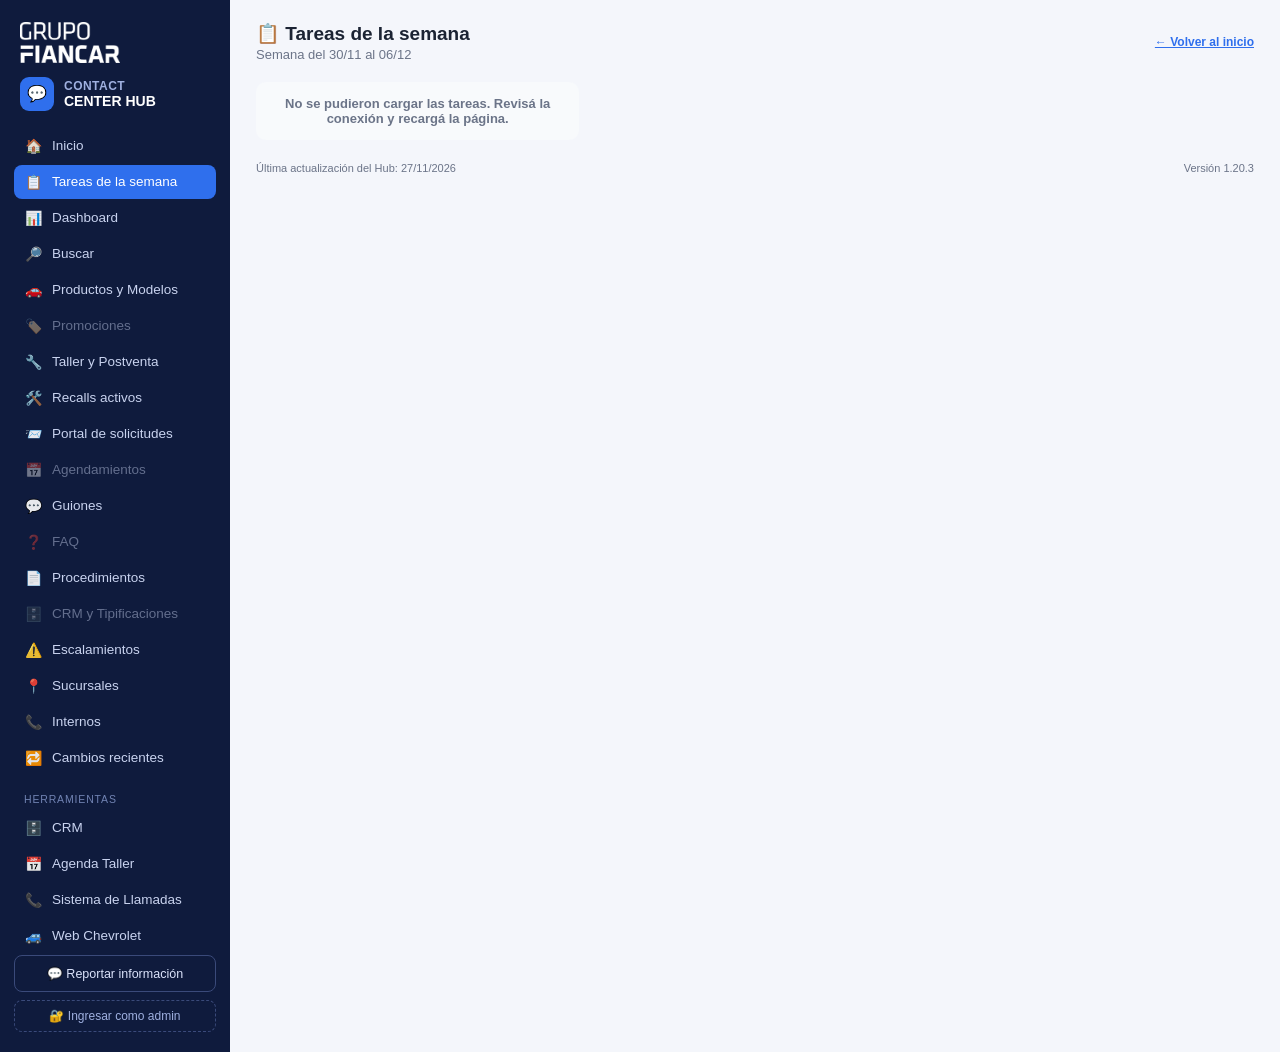
<file: tareas.html>
<!DOCTYPE html>
<html lang="es">
<head>
<meta charset="UTF-8">
<meta name="viewport" content="width=device-width, initial-scale=1">
<title>Tareas de la semana — Contact Center Hub</title>
<link rel="stylesheet" href="assets/css/sidebar.css">
<link rel="stylesheet" href="assets/css/hub.css">
</head>
<body>
<div class="app">

  <div id="sidebar"></div>

  <div class="main">

    <div class="topbar">
      <div class="greeting">
        <h1>📋 Tareas de la semana</h1>
        <p id="trSemana">Lo que tiene que hacer el equipo, día por día</p>
      </div>
      <div style="display:flex;align-items:center;gap:14px;">
        <a href="index.html" style="font-size:12px;color:var(--blue);font-weight:600;">← Volver al inicio</a>
      </div>
    </div>

    <!-- Solo en modo admin (botón "Ingresar como admin" del menú lateral) -->
    <div class="cr-admin-banner tr-solo-admin">
      <span>🔐 <b>Modo administrador.</b> Tocá ✏️ en una tarea para editarla. Lo que guardes lo ve todo el equipo.</span>
      <span style="display:flex;gap:8px;">
        <button type="button" onclick="nuevaTR()">＋ Nueva tarea</button>
        <button type="button" onclick="salirAdmin()">Salir del modo admin</button>
      </span>
    </div>

    <div id="trAviso" hidden></div>

    <!-- Las tareas se guardan en la planilla del Hub (hoja "Tareas") y las arma assets/js/tareas.js -->
    <div class="tr-grid" id="trLista"><div class="tr-vacio">Cargando…</div></div>

    <div data-hub-footer></div>

  </div>
</div>

<script src="assets/js/hub.js"></script>
<script src="assets/js/tareas.js"></script>
</body>
</html>
</file>
<file: assets/css/sidebar.css>
/* =========================================================
   SIDEBAR COMPARTIDO
   ---------------------------------------------------------
   Este archivo lo cargan TODAS las páginas: las del Hub y el
   Dashboard. Todo está encerrado dentro de #sidebar a propósito,
   para que nunca pise los estilos propios de cada página.
   NO sacar el "#sidebar" de adelante de los selectores.
   ========================================================= */

.app{
  display:grid;
  grid-template-columns:230px 1fr;
  min-height:100vh;
}
.app > .main{min-width:0;}

#sidebar{
  background:#0f1b3d;
  color:#c9d3ef;
  padding:20px 14px;
  display:flex;
  flex-direction:column;
  font-family:'Segoe UI',Roboto,Helvetica,Arial,sans-serif;
}

#sidebar .brand-wrap{padding:0 6px;margin-bottom:18px;}
#sidebar .fiancar-logo{display:block;width:100%;max-width:100px;margin:2px 0 14px;}
#sidebar .brand{
  display:flex;align-items:center;gap:10px;
  color:#fff;font-weight:700;font-size:15px;
  text-decoration:none;
}
#sidebar .brand .logo{
  width:34px;height:34px;border-radius:9px;background:#2f6fed;
  display:flex;align-items:center;justify-content:center;font-size:16px;
}
#sidebar .brand .lines div:first-child{font-size:12px;letter-spacing:.04em;color:#9fb0e0;font-weight:600;}
#sidebar .brand .lines div:last-child{font-size:14px;}

#sidebar .nav{list-style:none;margin:0;padding:0;font-size:13.5px;}
#sidebar .nav li{margin-bottom:2px;padding:0;}

#sidebar .nav li a{
  display:flex;align-items:center;gap:10px;width:100%;
  padding:9px 10px;border-radius:8px;
  color:#c9d3ef;text-decoration:none;
}
#sidebar .nav li a:hover{background:rgba(255,255,255,.06);}
#sidebar .nav li.active a{background:#2f6fed;color:#fff;}
#sidebar .nav li.active a:hover{background:#2f6fed;}
#sidebar .nav li a:focus-visible{outline:2px solid #fff;outline-offset:-2px;}

/* Secciones todavía no construidas: se ven, pero apagadas */
#sidebar .nav li.nav-pendiente{
  display:flex;align-items:center;gap:10px;
  padding:9px 10px;border-radius:8px;
  opacity:.45;cursor:not-allowed;
}

#sidebar .nav .ico{width:18px;text-align:center;font-size:14px;opacity:.9;flex:none;}
#sidebar .nav-badge{
  margin-left:auto;background:#fb923c;color:#fff;
  font-size:10px;font-weight:800;border-radius:10px;padding:1px 7px;
}
#sidebar .sec-title{
  font-size:10.5px;letter-spacing:.08em;color:#7183b3;
  margin:16px 0 6px 10px;text-transform:uppercase;
}
#sidebar .report-btn{
  margin-top:auto;background:transparent;border:1px solid #3a4a7a;
  color:#dbe3fb;border-radius:8px;padding:10px;
  font-size:12.5px;text-align:center;cursor:pointer;
}

/* En pantallas chicas el menú pasa arriba y se vuelve horizontal */
@media (max-width:900px){
  .app{grid-template-columns:1fr;}
  #sidebar{padding:14px;}
  #sidebar .fiancar-logo{max-width:80px;margin-bottom:10px;}
  #sidebar .nav{display:flex;flex-wrap:wrap;gap:4px;}
  #sidebar .nav li{margin-bottom:0;}
  #sidebar .nav li a,#sidebar .nav li.nav-pendiente{padding:7px 9px;font-size:12.5px;}
  #sidebar .report-btn{margin-top:14px;}
}

/* ---- Botón y ventana "Ingresar como admin" (hub.js) ---- */
#sidebar .admin-btn{
  margin-top:8px;background:transparent;border:1px dashed #3a4a7a;color:#9fb0e0;
  border-radius:8px;padding:8px;font-size:12px;cursor:pointer;font-family:inherit;width:100%;
}
#sidebar .admin-btn:hover{color:#fff;border-color:#6b7fc0;}
#sidebar .admin-btn.on{border-style:solid;border-color:#2f6fed;background:#2f6fed;color:#fff;font-weight:700;}
#sidebar .admin-modal{
  position:fixed;inset:0;background:rgba(10,18,40,.55);z-index:1000;
  display:flex;align-items:center;justify-content:center;padding:16px;
}
#sidebar .admin-caja{
  background:#fff;color:#1d2433;border-radius:14px;padding:22px;width:100%;max-width:340px;
  box-shadow:0 20px 50px rgba(0,0,0,.3);display:flex;flex-direction:column;gap:10px;
}
#sidebar .admin-caja b{font-size:16px;}
#sidebar .admin-caja p{margin:0;font-size:12.5px;color:#64748b;}
#sidebar .admin-caja input{
  border:1px solid #d5dbe8;border-radius:9px;padding:10px 12px;font-size:14px;font-family:inherit;outline:none;
}
#sidebar .admin-caja input:focus{border-color:#2f6fed;box-shadow:0 0 0 3px #e3ecfd;}
#sidebar .admin-error{min-height:16px;font-size:12px;color:#d93025;font-weight:600;}
#sidebar .admin-acc{display:flex;gap:8px;}
#sidebar .admin-acc button{
  flex:1;border:none;border-radius:9px;padding:10px;font-size:13px;font-weight:700;cursor:pointer;font-family:inherit;
  background:#0f1b3d;color:#fff;
}
#sidebar .admin-acc button.sec{background:#eef0f6;color:#1d2433;}
#sidebar .admin-acc button:disabled{opacity:.6;cursor:wait;}
#sidebar .admin-campo{position:relative;display:flex;}
#sidebar .admin-campo input{flex:1;padding-right:42px;}
#sidebar .admin-ver{position:absolute;right:6px;top:50%;transform:translateY(-50%);background:none;border:none;font-size:16px;cursor:pointer;opacity:.6;padding:4px;}
#sidebar .admin-ver:hover{opacity:1;}
#sidebar .nav-badge[hidden]{display:none;}
</file>
<file: assets/css/hub.css>
:root{
    --navy:#0f1b3d;
    --navy2:#152552;
    --blue:#2f6fed;
    --blue-light:#eaf1ff;
    --red:#e6483d;
    --red-light:#fdeceb;
    --amber:#f2a93b;
    --amber-light:#fef3e2;
    --green:#1fa971;
    --green-light:#e7f8ef;
    --purple:#8b5cf6;
    --purple-light:#f2edfe;
    --ink:#1b2333;
    --sub:#6b7488;
    --line:#e7e9f0;
    --bg:#f4f6fb;
    --card:#ffffff;
  }
  *{box-sizing:border-box;}
  body{
    margin:0;
    font-family:'Segoe UI',Roboto,Helvetica,Arial,sans-serif;
    background:var(--bg);
    color:var(--ink);
  }

  /* SIDEBAR */
  .sidebar{
    background:var(--navy);
    color:#c9d3ef;
    padding:20px 14px;
    display:flex;
    flex-direction:column;
  }

  /* MAIN */
  .main{padding:22px 26px 30px;}
  .topbar{
    display:flex;align-items:center;justify-content:space-between;
    margin-bottom:20px;gap:20px;
  }
  .greeting h1{font-size:19px;margin:0 0 2px;}
  .greeting p{margin:0;color:var(--sub);font-size:13px;}
  .search{
    flex:1;max-width:520px;
    display:flex;align-items:center;gap:8px;
    background:var(--card);border:1px solid var(--line);
    border-radius:10px;padding:11px 14px;color:var(--sub);font-size:13px;
    box-shadow:0 1px 2px rgba(20,30,60,.03);
  }
  .topright{display:flex;align-items:center;gap:16px;}
  .bell{position:relative;font-size:17px;color:var(--sub);text-decoration:none;}
  .bell .badge{
    position:absolute;top:-6px;right:-8px;background:var(--red);color:#fff;
    font-size:10px;border-radius:10px;padding:1px 5px;font-weight:700;
  }
  .avatar{
    width:34px;height:34px;border-radius:50%;
    background:var(--purple);color:#fff;font-weight:700;font-size:12px;
    display:flex;align-items:center;justify-content:center;
  }
  .userinfo{font-size:12.5px;line-height:1.3;}
  .userinfo b{display:block;font-size:13px;}
  .userinfo span{color:var(--sub);}

  .row{display:grid;gap:16px;margin-bottom:16px;}
  .row.cols-3{grid-template-columns:1.1fr 1.1fr 1fr;}
  .row.cols-4{grid-template-columns:1fr 1fr 1fr 1fr;}
  .row.cols-8{grid-template-columns:repeat(8,1fr);}

  .card{
    background:var(--card);
    border:1px solid var(--line);
    border-radius:12px;
    padding:16px 16px 14px;
    box-shadow:0 1px 2px rgba(20,30,60,.03);
  }
  .card-head{
    display:flex;align-items:center;justify-content:space-between;
    margin-bottom:10px;
  }
  .card-head .t{
    display:flex;align-items:center;gap:8px;font-weight:700;font-size:12.5px;letter-spacing:.02em;
  }
  .card-head .t .sq{width:20px;height:20px;border-radius:6px;display:flex;align-items:center;justify-content:center;font-size:12px;color:#fff;}
  .card-head a{font-size:12px;color:var(--blue);text-decoration:none;font-weight:600;}

  .alert-item{padding:9px 0;border-top:1px solid var(--line);display:flex;gap:10px;align-items:flex-start;}
  .alert-item:first-of-type{border-top:none;padding-top:2px;}
  .alert-item .ic{
    width:30px;height:30px;border-radius:8px;flex:none;
    display:flex;align-items:center;justify-content:center;font-size:14px;
  }
  .alert-item .txt b{display:block;font-size:12.5px;}
  .alert-item .txt p{margin:2px 0 0;font-size:11.5px;color:var(--sub);}
  .alert-item .chev{margin-left:auto;color:var(--sub);align-self:center;}

  /* IMPORTANTE HOY — card destacado */
  .card.important{
    background:linear-gradient(150deg,#ef4b41,#c8271f);
    border:none;
    box-shadow:0 8px 20px rgba(200,39,31,.28);
    color:#fff;
  }
  .card.important .alert-item.on-dark{
    border-top:none;
    background:#fff;
    border-radius:10px;
    padding:10px 12px;
    margin-bottom:8px;
    box-shadow:0 2px 6px rgba(0,0,0,.12);
  }
  .card.important .alert-item.on-dark:last-of-type{margin-bottom:0;}
  .card.important .alert-item.on-dark .txt b{color:var(--ink);}
  .card.important .alert-item.on-dark .txt p{color:var(--sub);}
  .card.important .alert-item.on-dark .chev{color:var(--sub);}
  .view-toggle{
    display:flex;align-items:center;gap:6px;font-size:10.5px;color:rgba(255,255,255,.85);
    cursor:pointer;user-select:none;
  }
  .view-toggle input{accent-color:#fff;cursor:pointer;}

  .edit-ic{display:none;font-size:12px;margin-left:6px;align-self:center;opacity:.9;}
  .add-alert-btn{
    display:none;
    width:100%;
    background:rgba(255,255,255,.14);
    border:1px dashed rgba(255,255,255,.5);
    color:#fff;font-weight:700;font-size:12px;
    border-radius:8px;padding:8px;margin-bottom:8px;cursor:pointer;
  }
  .new-alert-form{display:none;margin-top:10px;padding-top:10px;border-top:1px dashed rgba(255,255,255,.35);}
  .form-row{margin-bottom:7px;}
  .form-row.two{display:flex;gap:7px;}
  .form-row input, .form-row select{
    width:100%;border:none;border-radius:7px;padding:7px 9px;font-size:12px;
    background:rgba(255,255,255,.92);color:var(--ink);
  }
  .save-alert-btn{
    width:100%;background:#fff;color:#c8271f;font-weight:800;font-size:12px;
    border:none;border-radius:7px;padding:8px;cursor:pointer;
  }

  .coord-mode .edit-ic{display:block;}
  .coord-mode .add-alert-btn{display:block;}
  .coord-mode .new-alert-form{display:block;}

  .change-item{padding:7px 0;border-top:1px solid var(--line);display:flex;justify-content:space-between;align-items:flex-start;gap:8px;}
  .change-item:first-of-type{border-top:none;}
  .change-item b{font-size:12.5px;}
  .change-item p{margin:1px 0 0;font-size:11.5px;color:var(--sub);}
  .change-time{font-size:11px;color:var(--sub);white-space:nowrap;}
  .day-label{font-size:10.5px;color:var(--sub);font-weight:700;letter-spacing:.05em;margin:8px 0 2px;text-transform:uppercase;}
  .day-label:first-child{margin-top:0;}

  /* CAMBIOS RECIENTES — card destacado amarillo */
  .card.changes{
    background:linear-gradient(150deg,#f6c343,#e8a012);
    border:none;
    box-shadow:0 8px 20px rgba(217,152,15,.28);
  }
  .card.changes .day-label.on-yellow{
    color:rgba(50,35,0,.72);
    margin-top:10px;
  }
  .card.changes .day-label.on-yellow:first-of-type{margin-top:0;}
  .card.changes .change-item.on-white{
    border-top:none;
    background:#fff;
    border-radius:10px;
    padding:9px 12px;
    margin-bottom:8px;
    box-shadow:0 2px 6px rgba(0,0,0,.10);
    align-items:center;
  }
  .card.changes .change-item.on-white:last-of-type{margin-bottom:0;}
  .card.changes .change-item.on-white b{color:var(--ink);}
  .card.changes .change-item.on-white p{color:var(--sub);}
  .card.changes .change-time{color:var(--sub);}
  .card.changes .add-alert-btn{
    background:rgba(255,255,255,.35);
    border:1px dashed rgba(60,40,0,.4);
    color:#4a3200;
  }
  .card.changes .new-alert-form.on-yellow-form{border-top:1px dashed rgba(60,40,0,.3);}
  .card.changes .save-alert-btn.on-yellow-btn{color:#a06a00;}

  .promo-item{display:flex;gap:10px;padding:9px 0;border-top:1px solid var(--line);align-items:center;}
  .promo-item:first-of-type{border-top:none;padding-top:2px;}
  .promo-img{
    width:56px;height:44px;border-radius:8px;flex:none;
    display:flex;align-items:center;justify-content:center;font-size:22px;
  }
  .promo-txt{flex:1;}
  .promo-txt .brandtag{font-size:9.5px;color:var(--sub);letter-spacing:.05em;}
  .promo-txt b{display:block;font-size:12.5px;margin:1px 0;}
  .promo-txt p{margin:0;font-size:11px;color:var(--sub);}
  .pill{display:inline-block;font-size:10px;font-weight:700;background:var(--green-light);color:var(--green);padding:2px 8px;border-radius:20px;margin-top:4px;}

  /* PROMOCIONES DESTACADAS — card destacado verde */
  .card.promos{
    background:linear-gradient(150deg,#34c281,#0f8f57);
    border:none;
    box-shadow:0 8px 20px rgba(15,143,87,.28);
  }
  .card.promos .promo-item.on-white{
    border-top:none;
    background:#fff;
    border-radius:10px;
    padding:10px 12px;
    margin-bottom:8px;
    box-shadow:0 2px 6px rgba(0,0,0,.10);
  }
  .card.promos .promo-item.on-white:last-of-type{margin-bottom:0;}
  .promo-thumb{
    width:56px;height:56px;border-radius:9px;flex:none;
    object-fit:cover;cursor:zoom-in;
    border:1px solid var(--line);
  }
  .card.promos .add-alert-btn{
    background:rgba(255,255,255,.28);
    border:1px dashed rgba(255,255,255,.6);
  }
  .card.promos .new-alert-form.on-green-form{border-top:1px dashed rgba(255,255,255,.35);}
  .card.promos .save-alert-btn.on-green-btn{color:#0f8f57;}
  .upload-btn{
    display:flex;align-items:center;justify-content:center;gap:6px;
    width:100%;background:rgba(255,255,255,.92);color:var(--ink);
    border:1px dashed var(--line);border-radius:7px;padding:9px;
    font-size:12px;cursor:pointer;
  }
  .upload-btn input{display:none;}

  /* RECALLS ACTIVOS — card destacado turquesa/petróleo */
  .card.recalls{
    background:linear-gradient(150deg,#fb923c,#c2530a);
    border:none;
    box-shadow:0 8px 20px rgba(194,83,10,.28);
  }
  .recall-grid{display:flex;flex-direction:column;gap:8px;}
  .card.recalls .promo-item.recall-item.on-white{
    border-top:none;
    background:#fff;
    border-radius:10px;
    padding:10px 12px;
    box-shadow:0 2px 6px rgba(0,0,0,.10);
  }
  .recall-link{font-size:11px;font-weight:700;color:#c2530a;text-decoration:none;display:inline-block;margin-top:3px;}
  .card.recalls .add-alert-btn{
    background:rgba(255,255,255,.20);
    border:1px dashed rgba(255,255,255,.55);
  }
  .card.recalls .new-alert-form.on-recall-form{border-top:1px dashed rgba(255,255,255,.35);}
  .card.recalls .save-alert-btn.on-recall-btn{color:#c2530a;}

  /* LIGHTBOX */
  .lightbox-overlay{
    display:none;position:fixed;inset:0;background:rgba(10,15,25,.82);
    align-items:center;justify-content:center;z-index:999;cursor:zoom-out;
  }
  .lightbox-overlay img{max-width:88vw;max-height:88vh;border-radius:10px;box-shadow:0 20px 50px rgba(0,0,0,.5);}

  .quicklabel{font-size:12px;font-weight:700;color:var(--sub);letter-spacing:.04em;margin-bottom:10px;}
  .quick{
    background:var(--card);border:1px solid var(--line);border-radius:12px;
    padding:16px 10px;text-align:center;font-size:12px;font-weight:600;
    display:flex;flex-direction:column;align-items:center;gap:10px;
  }
  .quick .ic{width:44px;height:44px;border-radius:10px;display:flex;align-items:center;justify-content:center;font-size:19px;color:#fff;}

  .resolve-grid{display:grid;grid-template-columns:1fr 1fr;gap:8px;}
  .resolve{
    display:flex;align-items:center;gap:8px;
    background:#fafbfe;border:1px solid var(--line);border-radius:9px;
    padding:9px 10px;font-size:12px;font-weight:600;
  }
  .resolve .ic{width:26px;height:26px;border-radius:7px;display:flex;align-items:center;justify-content:center;font-size:12px;color:#fff;flex:none;}
  .resolve .chev{margin-left:auto;color:var(--sub);font-size:11px;}

  .rank-item{display:flex;align-items:center;gap:10px;padding:8px 0;border-top:1px solid var(--line);font-size:12.5px;font-weight:600;}
  .rank-item:first-of-type{border-top:none;}
  .rank-num{
    width:22px;height:22px;border-radius:50%;background:var(--blue-light);color:var(--blue);
    font-size:11px;font-weight:800;display:flex;align-items:center;justify-content:center;flex:none;
  }
  .rank-num.top{background:var(--blue);color:#fff;}

  .tool-item{display:flex;align-items:center;justify-content:space-between;padding:8px 0;border-top:1px solid var(--line);font-size:12.5px;}
  .tool-item:first-of-type{border-top:none;}
  .tool-left{display:flex;align-items:center;gap:9px;font-weight:600;}
  .tool-left .ic{width:24px;height:24px;border-radius:6px;display:flex;align-items:center;justify-content:center;font-size:11px;color:#fff;flex:none;}
  .btn-open{font-size:11px;font-weight:700;color:var(--blue);background:var(--blue-light);border-radius:6px;padding:4px 10px;}

  .contact-search{
    display:flex;align-items:center;gap:6px;background:#fafbfe;border:1px solid var(--line);
    border-radius:8px;padding:8px 10px;font-size:12px;color:var(--sub);margin-bottom:10px;
  }
  .contact-item{padding:7px 0;border-top:1px solid var(--line);font-size:12px;}
  .contact-item:first-of-type{border-top:none;}
  .contact-item b{display:block;font-size:12.5px;}
  .contact-item span{color:var(--blue);font-size:11px;}
  .feedback-box{
    margin-top:12px;background:var(--purple-light);border:1px solid #e3d8fb;border-radius:10px;
    padding:12px;font-size:12px;
  }
  .feedback-box b{display:block;font-size:12.5px;margin-bottom:2px;}
  .feedback-box p{margin:0 0 8px;color:var(--sub);}
  .btn-report{
    background:var(--purple);color:#fff;border-radius:7px;padding:7px 12px;
    font-size:11.5px;font-weight:700;display:inline-block;
  }
  .footer{
    display:flex;justify-content:space-between;color:var(--sub);font-size:11px;
    padding-top:6px;
  }

/* =========================================================
   AGREGADOS v1.1 — navegación entre páginas
   ========================================================= */

/* Los ítems del menú ahora son links reales */
.nav li{padding:0;}

/* Secciones todavía no construidas: visibles pero apagadas */
.nav li.nav-pendiente{
  display:flex;align-items:center;gap:10px;
  padding:9px 10px;border-radius:8px;
  opacity:.45;cursor:not-allowed;
}

/* Accesos rápidos y herramientas clickeables */
a.quick{text-decoration:none;color:inherit;}
a.quick:hover{border-color:var(--blue);box-shadow:0 2px 8px rgba(47,111,237,.12);}
a.resolve{text-decoration:none;color:inherit;}
a.resolve:hover{border-color:var(--blue);}
.tool-item a.btn-open{text-decoration:none;}

/* Responsive: en pantallas chicas el menú pasa arriba */
@media (max-width:900px){
  .main{padding:16px;}
  .topbar{flex-wrap:wrap;}
  .row.cols-3,.row.cols-4,.row.cols-8{grid-template-columns:1fr;}
}

/* Accesos rápidos: 9 tarjetas desde v1.2 (se sumó Dashboard) */
.row.cols-9{grid-template-columns:repeat(9,1fr);}
@media (max-width:1200px){ .row.cols-9{grid-template-columns:repeat(5,1fr);} }
@media (max-width:900px){ .row.cols-9{grid-template-columns:repeat(2,1fr);} }

/* =========================================================
   TALLER Y POSTVENTA (v1.3)
   ========================================================= */

/* --- Filtros por marca --- */
.ts-filtros{display:flex;align-items:center;gap:8px;flex-wrap:wrap;margin-bottom:16px;}
.ts-filtros .ts-lbl-filtro{font-size:12px;font-weight:700;color:var(--sub);letter-spacing:.04em;margin-right:2px;}
.ts-chip{
  background:var(--card);border:1px solid var(--line);border-radius:20px;
  padding:7px 15px;font-size:12.5px;font-weight:600;color:var(--ink);
  cursor:pointer;font-family:inherit;
}
.ts-chip:hover{border-color:var(--blue);color:var(--blue);}
.ts-chip.on{background:var(--navy);border-color:var(--navy);color:#fff;}

/* --- Tarjeta de taller --- */
.ts-grid{display:grid;grid-template-columns:repeat(3,1fr);gap:16px;margin-bottom:20px;}
.ts-card{
  background:var(--card);border:1px solid var(--line);border-radius:12px;
  padding:0 18px 18px;border-top:4px solid var(--acento);
  display:flex;flex-direction:column;
  box-shadow:0 1px 3px rgba(20,30,60,.05);
}
.ts-top{
  display:flex;align-items:flex-start;justify-content:space-between;gap:10px;
  padding:18px 0 12px;
  /* Alto fijo: si un nombre ocupa dos líneas, las tarjetas siguen alineadas */
  min-height:84px;   /* alcanza para nombres de hasta 2 líneas */
  align-items:flex-start;
}
.ts-top .ts-nombre{align-self:flex-start;}
/* Nombre del taller: el elemento más grande de la tarjeta */
.ts-nombre{
  font-size:23px;line-height:1.15;margin:0;
  font-weight:800;letter-spacing:-.02em;color:var(--navy);
}
.ts-estado{
  font-size:10.5px;font-weight:800;border-radius:20px;padding:4px 10px;
  white-space:nowrap;flex:none;margin-top:3px;
}
.ts-estado.on{background:var(--green-light);color:#0b7b45;}
.ts-estado.off{background:#eef0f5;color:var(--sub);}

.ts-dir{
  display:flex;align-items:center;gap:8px;
  background:#fafbfe;border:1px solid var(--line);border-radius:9px;
  padding:10px 11px;margin-bottom:10px;font-size:12.5px;
  /* Alto mínimo: no todos los talleres tienen línea de referencia */
  min-height:62px;
}
.ts-pin{flex:none;font-size:13px;line-height:1.3;}
.ts-calle{font-weight:700;line-height:1.35;}
.ts-ref{color:var(--sub);font-size:11.5px;margin-top:2px;line-height:1.35;}
.ts-copiar{
  margin-left:auto;flex:none;align-self:center;
  background:var(--blue-light);color:var(--blue);border:none;border-radius:6px;
  padding:5px 10px;font-size:11px;font-weight:700;cursor:pointer;font-family:inherit;
}
.ts-copiar.ok{background:var(--green-light);color:#0b7b45;}

.ts-lbl{
  display:block;font-size:10px;font-weight:800;letter-spacing:.07em;
  color:var(--sub);text-transform:uppercase;margin-bottom:3px;
}
.ts-horario{margin-bottom:12px;font-size:13.5px;}
.ts-horario b{color:var(--ink);}

.ts-marcas{display:flex;flex-wrap:wrap;gap:5px;margin-bottom:14px;}
.ts-marca{
  background:var(--blue-light);color:#1b4fb8;border-radius:5px;
  padding:3px 8px;font-size:11px;font-weight:700;
}
.ts-marca.match{background:var(--navy);color:#fff;}

.ts-gente{
  display:grid;grid-template-columns:1fr 1fr;gap:12px;
  border-top:1px solid var(--line);padding-top:12px;margin-bottom:14px;
}
.ts-persona{font-size:12.5px;font-weight:600;line-height:1.5;}

.ts-cap{
  margin-top:auto;background:#fafbfe;border:1px solid var(--line);
  border-radius:9px;padding:11px 13px;
}
.ts-cap-num{font-size:26px;font-weight:800;color:var(--acento);line-height:1;}
.ts-cap-txt{font-size:11.5px;color:var(--sub);font-weight:600;margin-top:3px;}
.ts-cap-nota{font-size:11px;color:var(--sub);margin-top:6px;font-style:italic;line-height:1.35;}

.ts-vacio{
  grid-column:1/-1;background:var(--card);border:1px dashed var(--line);
  border-radius:12px;padding:28px;text-align:center;color:var(--sub);font-size:13px;
}

/* --- Reglas operativas --- */
.ts-regla{display:flex;gap:10px;padding:10px 0;border-top:1px solid var(--line);font-size:12.5px;line-height:1.5;}
.ts-regla:first-of-type{border-top:none;}
.ts-regla .ts-bullet{
  flex:none;width:20px;height:20px;border-radius:50%;margin-top:1px;
  background:var(--blue-light);color:var(--blue);
  font-size:10px;font-weight:800;
  display:flex;align-items:center;justify-content:center;
}
.ts-regla strong{color:var(--ink);}

/* Card de restricciones: se destaca porque es lo que más errores genera */
.card.ts-limites{background:var(--amber-light);border-color:#f3ddb3;}
.card.ts-limites .ts-regla{border-top-color:#f3ddb3;}
.card.ts-limites .ts-bullet{background:#fff;color:#9a6b00;}

/* --- Tarifarios --- */
.ts-tarifas{display:grid;grid-template-columns:repeat(5,1fr);gap:10px;}
.ts-tarifa{
  display:flex;flex-direction:column;gap:6px;
  background:#fafbfe;border:1px solid var(--line);border-radius:9px;
  padding:13px;text-decoration:none;color:var(--ink);
}
.ts-tarifa:hover{border-color:var(--blue);background:var(--blue-light);}
.ts-tarifa b{font-size:13px;}
.ts-tarifa span{font-size:11px;color:var(--blue);font-weight:700;}

@media (max-width:1200px){
  .ts-grid{grid-template-columns:1fr 1fr;}
  .ts-tarifas{grid-template-columns:repeat(3,1fr);}
}
@media (max-width:900px){
  .ts-grid{grid-template-columns:1fr;}
  .ts-tarifas{grid-template-columns:1fr 1fr;}
  .ts-nombre{font-size:20px;}
}

/* --- Grilla de 2 columnas (Taller y Postventa v1.3) --- */
.row.cols-2{grid-template-columns:1fr 1fr;}

/* --- Banda de "no hacemos" --- */
.ts-nohace{
  display:flex;align-items:center;gap:12px;
  background:var(--red-light);border:1px solid #f6c9c6;border-left:5px solid var(--red);
  border-radius:10px;padding:13px 16px;margin-bottom:16px;
}
.ts-nohace-ic{font-size:20px;flex:none;}
.ts-nohace b{display:block;font-size:14.5px;color:#b02a24;letter-spacing:-.01em;}
.ts-nohace p{margin:2px 0 0;font-size:12.5px;color:#8c3a35;}

/* --- Gerencia de taller --- */
.ts-gerencia{display:grid;grid-template-columns:1fr 1fr;gap:12px;}
.ts-ger{background:#fafbfe;border:1px solid var(--line);border-radius:9px;padding:12px 13px;}
.ts-ger-nombre{font-size:15px;font-weight:700;color:var(--navy);line-height:1.3;}

/* --- Talleres del interior --- */
.ts-interior{display:grid;grid-template-columns:repeat(3,1fr);gap:10px;}

@media (max-width:900px){
  .row.cols-2{grid-template-columns:1fr;}
  .ts-gerencia,.ts-interior{grid-template-columns:1fr;}
}

/* =========================================================
   GUIONES (v1.4)
   ========================================================= */

/* --- Regla general, arriba de todo --- */
.gu-regla{
  display:flex;gap:11px;align-items:flex-start;
  background:var(--blue-light);border:1px solid #cbdcfb;border-left:5px solid var(--blue);
  border-radius:10px;padding:13px 16px;margin-bottom:16px;
}
.gu-regla-ic{font-size:16px;flex:none;line-height:1.4;}
.gu-regla p{margin:0;font-size:13px;line-height:1.55;color:#1b3f8f;font-weight:600;}

/* --- Buscador --- */
.gu-buscador{
  display:flex;align-items:center;gap:10px;
  background:var(--card);border:1px solid var(--line);border-radius:10px;
  padding:4px 6px 4px 14px;margin-bottom:20px;
}
.gu-buscar-ic{font-size:14px;flex:none;opacity:.6;}
.gu-buscador input{
  flex:1;border:none;outline:none;background:transparent;
  padding:11px 0;font-size:13.5px;font-family:inherit;color:var(--ink);
}
.gu-limpiar{
  flex:none;background:#eef1f7;border:none;border-radius:7px;
  padding:8px 14px;font-size:12px;font-weight:700;color:var(--sub);
  cursor:pointer;font-family:inherit;
}
.gu-limpiar:hover{background:var(--blue-light);color:var(--blue);}

/* --- Encabezado de bloque grande --- */
.gu-seccion{display:flex;align-items:center;gap:11px;margin-bottom:12px;}
.gu-seccion-ic{
  width:34px;height:34px;border-radius:9px;flex:none;color:#fff;font-size:16px;
  display:flex;align-items:center;justify-content:center;
}
.gu-seccion h2{margin:0;font-size:16px;font-weight:800;color:var(--navy);letter-spacing:-.01em;}
.gu-seccion p{margin:1px 0 0;font-size:12px;color:var(--sub);}

/* --- Pestañas de categoría --- */
.gu-tabs{display:flex;flex-wrap:wrap;gap:7px;margin-bottom:16px;}

/* --- Cabecera de la categoría elegida --- */
.gu-head{
  display:flex;align-items:center;justify-content:space-between;gap:14px;
  flex-wrap:wrap;border-bottom:1px solid var(--line);
  padding-bottom:13px;margin-bottom:12px;
}
.gu-titulo{margin:0;font-size:19px;font-weight:800;color:var(--navy);letter-spacing:-.02em;}
.gu-alcance{
  font-size:10.5px;font-weight:800;letter-spacing:.05em;text-transform:uppercase;
  background:#eef1f7;color:var(--sub);border-radius:20px;padding:5px 11px;
}
.gu-subtabs{display:flex;gap:5px;flex-wrap:wrap;}
.gu-subtab{
  background:#eef1f7;border:none;border-radius:7px;
  padding:7px 14px;font-size:12px;font-weight:700;color:var(--sub);
  cursor:pointer;font-family:inherit;
}
.gu-subtab:hover{background:var(--blue-light);color:var(--blue);}
.gu-subtab.on{background:var(--navy);color:#fff;}

/* --- Un mensaje --- */
.gu-bloque{margin-bottom:6px;}
.gu-bloque-top{
  display:flex;align-items:center;justify-content:space-between;
  gap:10px;margin-bottom:7px;
}
.gu-etiqueta{
  font-size:11px;font-weight:800;letter-spacing:.05em;
  color:var(--sub);text-transform:uppercase;
}
.gu-copiar{
  margin-left:auto;flex:none;
  background:var(--blue-light);color:var(--blue);border:none;border-radius:7px;
  padding:7px 13px;font-size:11.5px;font-weight:700;cursor:pointer;font-family:inherit;
}
.gu-copiar:hover{background:var(--blue);color:#fff;}
.gu-copiar.ok{background:var(--green-light);color:#0b7b45;}

/* El mensaje en sí. pre-wrap respeta los saltos de línea del speech. */
.gu-mensaje{
  background:#f7f9fc;border:1px solid var(--line);border-radius:10px;
  padding:15px 17px;font-size:13.5px;line-height:1.62;color:var(--ink);
  white-space:pre-wrap;word-break:break-word;
}
.gu-mensaje strong{font-weight:700;color:var(--navy);}
.gu-mensaje mark{background:#fde68a;color:inherit;border-radius:2px;padding:0 1px;}

/* --- Nota "Tener en cuenta" --- */
.gu-nota{
  background:var(--amber-light);border:1px solid #f3ddb3;border-radius:9px;
  padding:11px 14px;margin-top:9px;font-size:12px;line-height:1.55;color:#6b4a00;
}
.gu-nota b{color:#8a5d00;}

/* --- Conector entre dos mensajes de un mismo flujo --- */
.gu-conector{
  display:flex;align-items:center;gap:10px;
  margin:16px 0 14px;color:var(--sub);
}
.gu-conector::before,.gu-conector::after{
  content:'';flex:1;height:1px;background:var(--line);
}
.gu-conector span{
  font-size:11px;font-weight:700;text-transform:uppercase;letter-spacing:.05em;
  background:#eef1f7;border-radius:20px;padding:5px 13px;white-space:nowrap;
}

/* --- Aviso del speech de llamada --- */
.gu-aviso{
  background:#f7f9fc;border:1px dashed var(--line);border-radius:9px;
  padding:11px 14px;margin-bottom:14px;font-size:12px;color:var(--sub);line-height:1.55;
}

/* --- Pasos de la llamada --- */
.gu-pasos{display:flex;flex-direction:column;gap:12px;margin-bottom:16px;}
.gu-paso-head{
  display:flex;align-items:center;gap:12px;
  border-bottom:1px solid var(--line);padding-bottom:12px;margin-bottom:14px;
}
.gu-paso-num{
  width:32px;height:32px;border-radius:50%;flex:none;
  background:var(--navy);color:#fff;font-size:14px;font-weight:800;
  display:flex;align-items:center;justify-content:center;
}
.gu-paso-titulo{margin:0;font-size:16px;font-weight:800;color:var(--navy);letter-spacing:-.01em;}
.gu-paso-bajada{font-size:11.5px;color:var(--sub);margin-top:2px;}

/* --- Resultados de búsqueda --- */
.gu-res-titulo{
  font-size:12px;font-weight:800;letter-spacing:.05em;text-transform:uppercase;
  color:var(--sub);margin-bottom:11px;
}
.card.gu-res{margin-bottom:12px;}
.gu-origen{
  font-size:11px;font-weight:800;letter-spacing:.04em;text-transform:uppercase;
  color:var(--blue);margin-bottom:11px;
  border-bottom:1px solid var(--line);padding-bottom:9px;
}

@media (max-width:900px){
  .gu-head{flex-direction:column;align-items:flex-start;gap:9px;}
  .gu-mensaje{font-size:13px;padding:13px 14px;}
  .gu-buscador{flex-wrap:wrap;}
}

/* =========================================================
   SUCURSALES (v1.5)
   Reusa la tarjeta, chips y botones de Taller (ts-).
   Acá solo lo propio de Sucursales.
   ========================================================= */

.su-top{padding:18px 0 12px;}
.su-top .ts-nombre{white-space:nowrap;overflow:hidden;text-overflow:ellipsis;}
.su-sub{display:flex;align-items:center;justify-content:space-between;gap:10px;margin-top:6px;}
.su-sub .ts-estado{margin-top:0;}
.su-zona{font-size:12px;color:var(--sub);font-weight:600;}

/* Botones Copiar / Mapa de la dirección */
.su-dir-btns{margin-left:auto;display:flex;flex-direction:column;gap:5px;flex:none;}
.su-dir-btns .ts-copiar{margin-left:0;text-align:center;}
.su-mapa{text-decoration:none;}

/* Horario: una fila por tipo de día */
.su-horario{
  display:flex;flex-direction:column;gap:4px;
  margin-bottom:12px;font-size:13px;
}
.su-h-fila{display:flex;justify-content:space-between;gap:10px;}
.su-h-fila span{color:var(--sub);font-weight:600;}
.su-h-fila b{color:var(--ink);}
.su-h-fila b.su-cerrado{color:var(--sub);font-weight:600;}

/* Chip "Usados": verde, para distinguirlo de las marcas */
.ts-marca.su-usados{background:var(--green-light);color:#0b7b45;}
.ts-marca.su-usados.match{background:#0b7b45;color:#fff;}

/* Teléfono / WhatsApp / Mail */
.su-contactos{border-top:1px solid var(--line);padding-top:10px;margin-bottom:12px;}
.su-contacto{display:flex;align-items:center;gap:9px;padding:5px 0;}
.su-c-ic{flex:none;width:18px;text-align:center;font-size:13px;}
.su-c-txt{min-width:0;}
.su-c-txt .ts-lbl{margin-bottom:0;}
.su-c-txt b{display:block;font-size:13.5px;overflow-wrap:anywhere;}

.su-gerente{margin-bottom:14px;}

/* Pie de la tarjeta: taller + copiar ficha */
.su-pie{margin-top:auto;display:flex;flex-direction:column;gap:8px;}
.su-taller{font-size:11.5px;font-weight:700;border-radius:7px;padding:7px 10px;}
.su-taller.si{background:var(--amber-light);color:#9a6b00;text-decoration:none;}
.su-taller.si:hover{background:#fde6c1;}
.su-taller.no{background:#f4f5f8;color:var(--sub);}
.su-ficha{
  background:var(--navy);color:#fff;border:none;border-radius:8px;
  padding:10px;font-size:12.5px;font-weight:700;cursor:pointer;font-family:inherit;
}
.su-ficha:hover{background:var(--navy2);}
.su-ficha.ok{background:var(--green);}

.su-nota{font-size:12.5px;color:var(--sub);margin:0 0 12px;line-height:1.5;}
.su-nota a{color:var(--blue);font-weight:600;}

/* --- Asistencia técnica (Taller y Postventa v1.5.2) --- */
.ts-at{display:grid;grid-template-columns:1.5fr 1fr;gap:20px;align-items:start;}
.ts-at-gente{display:flex;flex-direction:column;gap:10px;}
.ts-at-gente .ts-persona{font-size:13.5px;}
.ts-at-tel{font-size:12px;color:var(--sub);font-weight:600;margin-top:2px;}
.ts-regla .ts-bullet.no{background:var(--red-light);color:var(--red);}
@media (max-width:900px){ .ts-at{grid-template-columns:1fr;} }

/* =========================================================
   ESCALAMIENTOS (v1.6)
   ========================================================= */

.es-layout{display:grid;grid-template-columns:1.7fr 1fr;gap:16px;align-items:start;margin-bottom:16px;}
.es-oblig{font-size:11px;color:var(--sub);font-weight:600;}

.es-sinconectar{
  background:var(--amber-light);border:1px solid #f3ddb3;border-left:5px solid var(--amber);
  border-radius:10px;padding:11px 16px;margin-bottom:16px;font-size:12.5px;font-weight:600;color:#7a5400;
}

/* --- Campos --- */
.es-fila{display:grid;grid-template-columns:1fr 1fr;gap:12px;}
.es-campo{display:block;margin-bottom:12px;}
.es-campo input,.es-campo select,.es-campo textarea{
  width:100%;border:1px solid var(--line);border-radius:8px;background:#fafbfe;
  padding:10px 12px;font-size:13.5px;font-family:inherit;color:var(--ink);
}
.es-campo textarea{resize:vertical;line-height:1.5;}
.es-campo input:focus,.es-campo select:focus,.es-campo textarea:focus{
  outline:none;border-color:var(--blue);background:#fff;box-shadow:0 0 0 3px var(--blue-light);
}
.es-error{display:none;font-size:11.5px;font-weight:700;color:var(--red);margin-top:4px;}
.es-campo.error input,.es-campo.error select,.es-campo.error textarea{border-color:var(--red);background:var(--red-light);}
.es-campo.error .es-error{display:block;}

.es-bloque{
  font-size:12px;font-weight:800;color:var(--navy);letter-spacing:.02em;
  border-top:1px solid var(--line);padding-top:12px;margin:4px 0 10px;
}
.es-destino{
  background:var(--blue-light);color:#1b3f8f;border-radius:8px;
  padding:8px 12px;font-size:12.5px;margin:-2px 0 14px;
}
.es-trampa{position:absolute;left:-9999px;width:1px;height:1px;opacity:0;}

/* --- Botón y avisos --- */
.es-enviar{
  width:100%;background:var(--red);color:#fff;border:none;border-radius:9px;
  padding:13px;font-size:14px;font-weight:800;cursor:pointer;font-family:inherit;
}
.es-enviar:hover{background:#cf3b31;}
.es-enviar:disabled{opacity:.6;cursor:wait;}

.es-aviso{
  display:flex;align-items:center;gap:12px;justify-content:space-between;
  border-radius:9px;padding:12px 14px;margin-bottom:12px;font-size:13px;
}
.es-aviso p{margin:3px 0 0;font-size:12px;}
.es-aviso.ok{background:var(--green-light);color:#0b6b3d;border:1px solid #bfe9d2;}
.es-aviso.ok b{font-size:15px;}
.es-aviso.mal{background:var(--red-light);color:#9b2a23;border:1px solid #f6c9c6;font-weight:600;}

@media (max-width:900px){
  .es-layout,.es-fila{grid-template-columns:1fr;}
}

/* =========================================================
   PRODUCTOS Y MODELOS (v1.7)
   Reusa chips, links y etiquetas de Taller (ts-).
   ========================================================= */

.pm-links{display:grid;grid-template-columns:repeat(7,1fr);gap:10px;}

/* --- ¿Le toca service? --- */
.pm-calc{display:grid;grid-template-columns:1.4fr 1fr auto;gap:12px;align-items:end;}
.pm-calc label{display:block;}
.pm-calc select,.pm-calc input{
  width:100%;border:1px solid var(--line);border-radius:8px;background:#fafbfe;
  padding:10px 12px;font-size:13.5px;font-family:inherit;color:var(--ink);
}
.pm-calc select:focus,.pm-calc input:focus{outline:none;border-color:var(--blue);background:#fff;box-shadow:0 0 0 3px var(--blue-light);}
.pm-calc-btn{
  background:var(--navy);color:#fff;border:none;border-radius:8px;
  padding:11px 22px;font-size:13px;font-weight:800;cursor:pointer;font-family:inherit;
}
.pm-calc-btn:hover{background:var(--navy2);}
.pm-res{margin-top:12px;border-radius:9px;padding:12px 14px;font-size:13.5px;line-height:1.5;}
.pm-res.ok{background:var(--green-light);color:#0b6b3d;border:1px solid #bfe9d2;}
.pm-res.mal{background:var(--red-light);color:#9b2a23;border:1px solid #f6c9c6;}
.pm-res.aviso{background:var(--blue-light);color:#1b3f8f;border:1px solid #cbdcfb;}
.pm-res-extra{margin-top:8px;padding-top:8px;border-top:1px dashed rgba(27,63,143,.25);color:#7a5400;}

/* --- Filtro y buscador --- */
.pm-tools{display:flex;gap:10px;align-items:center;flex-wrap:wrap;margin-bottom:16px;}
.pm-buscar{
  flex:1;min-width:220px;display:flex;align-items:center;gap:8px;
  background:var(--card);border:1px solid var(--line);border-radius:10px;padding:0 12px;
}
.pm-buscar span{opacity:.6;font-size:14px;}
.pm-buscar input{flex:1;border:none;outline:none;background:transparent;padding:10px 0;font-size:13.5px;font-family:inherit;color:var(--ink);}

/* --- Tarjeta de marca --- */
.pm-grid{display:grid;grid-template-columns:repeat(2,minmax(0,1fr));gap:16px;margin-bottom:20px;align-items:start;}
.pm-marca{
  background:var(--card);border:1px solid var(--line);border-top:4px solid var(--acento);
  border-radius:12px;padding:16px 18px;box-shadow:0 1px 3px rgba(20,30,60,.05);
}
.pm-marca-top{display:flex;align-items:baseline;justify-content:space-between;gap:10px;flex-wrap:wrap;}
.pm-marca-top h2{margin:0;font-size:22px;font-weight:800;color:var(--navy);letter-spacing:-.02em;}
.pm-imp{font-size:11.5px;color:var(--sub);font-weight:600;}
.pm-kpis{display:grid;grid-template-columns:1.6fr 1fr;gap:10px;margin:12px 0;}
.pm-kpi{background:#fafbfe;border:1px solid var(--line);border-radius:9px;padding:10px 12px;}
.pm-kpi b{display:block;font-size:16px;color:var(--ink);line-height:1.3;}
.pm-kpi.tol b{color:var(--acento);font-size:22px;}
.pm-notas{display:flex;flex-direction:column;gap:6px;margin-bottom:12px;}
.pm-nota{font-size:12px;line-height:1.45;background:var(--amber-light);color:#6b4a00;border-radius:7px;padding:7px 10px;}

/* --- Tabla de services --- */
.pm-tabla-wrap{overflow-x:auto;}
.pm-tabla{width:100%;border-collapse:collapse;font-size:12.5px;}
.pm-tabla th{
  text-align:left;font-size:10px;font-weight:800;letter-spacing:.06em;text-transform:uppercase;
  color:var(--sub);padding:6px 8px;border-bottom:1px solid var(--line);white-space:nowrap;
}
.pm-tabla td{padding:9px 8px;border-bottom:1px solid var(--line);vertical-align:top;}
.pm-tabla tr:last-child td{border-bottom:none;}
.pm-tabla td:not(:first-child){font-weight:600;}
.pm-tabla th:first-child{width:36%;}
.pm-incluye{font-size:11px;color:var(--sub);font-weight:500;margin-top:3px;line-height:1.4;white-space:normal;}
.pm-fila.match td{background:var(--blue-light);}

@media (max-width:1200px){
  .pm-links{grid-template-columns:repeat(4,1fr);}
  .pm-grid{grid-template-columns:1fr;}
}
@media (max-width:900px){
  .pm-links{grid-template-columns:1fr 1fr;}
  .pm-calc{grid-template-columns:1fr;}
}

/* =========================================================
   CAMBIOS RECIENTES E IMPORTANTE HOY (v1.8)
   ========================================================= */

/* Modo equipo / modo admin (lo activa cambios-recientes.js) */
.cr-solo-admin{display:none !important;}
body.cr-modo-admin .cr-solo-admin{display:block !important;}
body.cr-modo-admin .cr-admin-banner.cr-solo-admin{display:flex !important;}
body.cr-modo-admin .cr-solo-equipo{display:none !important;}
.cr-form [hidden]{display:none !important;}

.cr-admin-banner{
  justify-content:space-between;align-items:center;gap:12px;flex-wrap:wrap;
  background:var(--navy);color:#fff;border-radius:10px;padding:10px 16px;margin-bottom:16px;font-size:13px;
}
.cr-admin-banner b{color:#9cc0ff;}
.cr-admin-banner button{background:transparent;border:1px solid rgba(255,255,255,.35);color:#fff;border-radius:6px;padding:5px 10px;font-size:12px;font-family:inherit;cursor:pointer;}

.cr-aviso{border-radius:9px;padding:11px 14px;margin-bottom:14px;font-size:13px;font-weight:600;}
.cr-aviso.ok{background:var(--green-light);color:#0b6b3d;border:1px solid #bfe9d2;}
.cr-aviso.mal{background:var(--red-light);color:#9b2a23;border:1px solid #f6c9c6;}

.cr-layout{display:grid;grid-template-columns:minmax(0,1fr) minmax(0,1.6fr);gap:16px;align-items:start;margin-bottom:16px;}

/* --- Formulario admin --- */
.cr-tabs{display:flex;gap:6px;flex-wrap:wrap;margin-bottom:12px;}
.cr-tabs .ts-chip:disabled{opacity:.5;cursor:not-allowed;}
.cr-form label{display:block;margin-bottom:10px;}
.cr-form input:not([type=checkbox]),.cr-form select,.cr-form textarea{
  width:100%;border:1px solid var(--line);border-radius:8px;background:#fafbfe;
  padding:9px 11px;font-size:13px;font-family:inherit;color:var(--ink);
}
.cr-form textarea{resize:vertical;line-height:1.5;}
.cr-form input:focus,.cr-form select:focus,.cr-form textarea:focus{outline:none;border-color:var(--blue);background:#fff;box-shadow:0 0 0 3px var(--blue-light);}
.cr-form input:disabled{opacity:.5;}
.cr-fila{display:grid;grid-template-columns:1fr 1fr;gap:10px;}
.cr-check{display:flex !important;align-items:center;gap:8px;font-size:12.5px;color:var(--sub);margin-top:-4px;}
.cr-btn{width:100%;background:var(--navy);color:#fff;border:none;border-radius:8px;padding:11px;font-weight:800;font-size:13px;font-family:inherit;cursor:pointer;margin-top:4px;}
.cr-btn:hover{background:var(--navy2);}
.cr-btn:disabled{opacity:.6;cursor:wait;}
.cr-btn-sec{width:100%;background:#fff;color:var(--sub);border:1px solid var(--line);border-radius:8px;padding:9px;font-weight:700;font-size:12.5px;font-family:inherit;cursor:pointer;margin-top:8px;}

/* --- Historial --- */
.cr-tools{display:flex;gap:8px;flex-wrap:wrap;align-items:center;margin-bottom:10px;}
.cr-buscar{flex:1;min-width:180px;border:1px solid var(--line);border-radius:10px;padding:8px 12px;font-size:13px;font-family:inherit;}
.cr-item{display:grid;grid-template-columns:auto minmax(0,1fr) auto;gap:12px;align-items:start;padding:11px 0;border-top:1px solid var(--line);}
.cr-item:first-child{border-top:none;}
.cr-tipo{font-size:10px;font-weight:800;letter-spacing:.05em;text-transform:uppercase;border-radius:5px;padding:3px 7px;white-space:nowrap;margin-top:2px;}
.t-precio{background:var(--green-light);color:#0b7b45;}
.t-proceso{background:var(--blue-light);color:#1b4fb8;}
.t-informacion{background:var(--purple-light);color:#6d3fd6;}
.t-horario{background:var(--amber-light);color:#9a6b00;}
.p-alta{background:var(--red-light);color:#b02a24;}
.p-media{background:var(--amber-light);color:#9a6b00;}
.p-baja{background:var(--blue-light);color:#1b4fb8;}
.cr-txt b{display:block;font-size:13.5px;}
.cr-txt p{margin:2px 0 4px;font-size:12.5px;color:var(--sub);white-space:pre-line;overflow-wrap:anywhere;}
.cr-meta{font-size:11px;color:var(--sub);}
.cr-meta a{color:var(--blue);font-weight:700;text-decoration:none;}
.cr-meta-osc{font-size:10.5px;color:var(--sub);}
.cr-vencido{opacity:.5;}
.cr-acc{display:flex;gap:6px;}
.cr-acc button{border:1px solid var(--line);background:#fff;border-radius:6px;padding:4px 8px;font-size:12px;cursor:pointer;}
.cr-acc button:hover{border-color:var(--blue);}

/* --- Tarjetas de la home --- */
a.cr-home-link{text-decoration:none;color:inherit;}
.cr-home-vacio{font-size:12.5px;color:rgba(255,255,255,.85);padding:10px 2px;}
.cr-home-vacio.oscuro{color:rgba(40,28,0,.75);}
.cr-layout .cr-home-vacio{color:rgba(255,255,255,.85);}

@media (max-width:900px){
  .cr-layout,.cr-fila{grid-template-columns:1fr;}
  .cr-item{grid-template-columns:1fr;gap:6px;}
}

/* =========================================================
   INTERNOS (v1.9)
   ========================================================= */

/* Modo equipo / modo admin (lo activa internos.js) */
.in-solo-admin{display:none !important;}
body.in-modo-admin .in-solo-admin{display:block !important;}
body.in-modo-admin .cr-admin-banner.in-solo-admin{display:flex !important;}
body.in-modo-admin .in-solo-equipo{display:none !important;}

.in-tools{display:flex;gap:8px;flex-wrap:wrap;align-items:center;margin-bottom:10px;}
.in-chips{display:flex;gap:6px;flex-wrap:wrap;margin-bottom:12px;}
.in-leyenda{display:flex;gap:14px;flex-wrap:wrap;align-items:center;font-size:11.5px;color:var(--sub);margin-bottom:12px;}
.in-leyenda i{display:inline-block;width:12px;height:12px;border-radius:3px;vertical-align:-1px;margin-right:4px;}

.in-suc-head{display:flex;justify-content:space-between;align-items:center;gap:10px;flex-wrap:wrap;margin-bottom:6px;}
.in-suc-head h2{margin:0;font-size:17px;}
.in-central{font-size:12.5px;color:var(--sub);}
.in-central b{color:var(--ink);font-size:14px;}
.in-area{font-size:10.5px;font-weight:800;letter-spacing:.06em;text-transform:uppercase;color:var(--sub);margin:16px 0 4px;padding-bottom:4px;border-bottom:2px solid var(--line);}

.in-fila{display:grid;grid-template-columns:minmax(0,1.5fr) 74px minmax(0,1.25fr) auto minmax(0,.9fr);gap:12px;align-items:center;padding:9px 4px;border-bottom:1px solid var(--line);}
.in-fila.in-hoy-no{background:#fafbfd;}
.in-fila.in-hoy-no .in-persona b,.in-fila.in-hoy-no .in-int{opacity:.55;}
.in-persona b{display:block;font-size:13.5px;}
.in-persona span{font-size:12px;color:var(--sub);}
.in-nota{display:block;font-size:11.5px;color:#7a5400;margin-top:2px;}
.in-tag-no{display:inline-block;font-size:10px;font-weight:800;background:var(--red-light);color:#b02a24;border-radius:5px;padding:2px 6px;margin-left:6px;vertical-align:1px;}
.in-int{font-size:17px;font-weight:800;color:var(--navy);text-align:center;background:var(--blue-light);border-radius:8px;padding:5px 4px;}
.in-int.vacio{font-size:12px;font-weight:600;color:var(--sub);background:none;}
.in-cel b{display:block;font-size:13px;white-space:nowrap;}
.in-uso{display:inline-block;font-size:10.5px;font-weight:700;border-radius:5px;padding:2px 6px;margin-top:2px;}
.in-uso.cliente{background:var(--green-light);color:#0b6b3d;}
.in-uso.interno{background:var(--amber-light);color:#8a5a00;}
.in-uso.noderivar{background:var(--red-light);color:#b02a24;}
.in-dias{display:flex;gap:2px;}
.in-dias span{width:21px;height:23px;border-radius:5px;font-size:10.5px;font-weight:800;display:flex;align-items:center;justify-content:center;background:#eef0f5;color:#a6adbd;}
.in-dias span.t{background:var(--green);color:#fff;}
.in-dias span.c{background:var(--blue);color:#fff;}
.in-dias span.hoy{box-shadow:0 0 0 2px var(--navy);}
.in-horario{font-size:12.5px;font-weight:700;}
.in-vacio{padding:18px 4px;color:var(--sub);font-size:13px;}
.in-suc-res{font-size:12px;font-weight:800;color:var(--navy);margin:18px 0 0;}

/* --- Edición (admin) --- */
.in-tabla-wrap{overflow-x:auto;}
.in-tabla{border-collapse:collapse;width:100%;min-width:1180px;}
.in-tabla th{font-size:10.5px;text-transform:uppercase;letter-spacing:.04em;color:var(--sub);text-align:left;padding:6px 3px;border-bottom:2px solid var(--line);white-space:nowrap;}
.in-tabla td{padding:3px;border-bottom:1px solid var(--line);vertical-align:middle;}
.in-tabla input,.in-tabla select,.in-tel{font-family:inherit;font-size:12.5px;border:1px solid var(--line);border-radius:6px;padding:6px 7px;width:100%;background:#fafbfe;color:var(--ink);}
.in-tabla input:focus,.in-tabla select:focus,.in-tel:focus{outline:none;border-color:var(--blue);background:#fff;}
.in-tel{width:170px;}
.in-ed-dias{display:flex;gap:2px;}
.in-ed-dias button{width:23px;height:28px;border:1px solid var(--line);border-radius:5px;background:#fff;font-family:inherit;font-size:11px;font-weight:700;color:var(--sub);cursor:pointer;padding:0;}
.in-ed-dias button.on{background:var(--green);border-color:var(--green);color:#fff;}
.in-ed-dias.c button.on{background:var(--blue);border-color:var(--blue);}
.in-x{border:none;background:none;color:#c0392b;font-size:15px;cursor:pointer;padding:4px 6px;}
.in-acciones{display:flex;gap:8px;flex-wrap:wrap;align-items:center;margin-top:12px;}
.in-acciones .cr-btn,.in-acciones .cr-btn-sec{width:auto;padding:9px 16px;margin:0;}
.in-sin-guardar{font-size:12px;font-weight:700;color:#9a6b00;}

@media (max-width:900px){
  .in-fila{grid-template-columns:minmax(0,1fr) 74px;gap:6px 10px;}
  .in-persona{grid-column:1 / 2;}
  .in-cel{grid-column:1 / 2;}
  .in-dias-col{grid-column:1 / -1;display:flex;gap:10px;align-items:center;}
  .in-horario{grid-column:1 / -1;}
}

/* =========================================================
   BUSCADOR DE LA HOME (v1.10)
   ========================================================= */
.bu-wrap{position:relative;padding:0 14px;}
.bu-wrap input{flex:1;min-width:0;border:none;outline:none;background:transparent;font-family:inherit;font-size:13px;color:var(--ink);padding:11px 0;}
.bu-wrap:focus-within{border-color:var(--blue);box-shadow:0 0 0 3px var(--blue-light);}
.bu-res{
  position:absolute;top:calc(100% + 6px);left:0;right:0;z-index:30;
  background:#fff;border:1px solid var(--line);border-radius:12px;
  box-shadow:0 12px 32px rgba(15,27,61,.16);max-height:min(70vh,520px);overflow-y:auto;padding:6px;
}
.bu-grupo{font-size:10px;font-weight:800;letter-spacing:.06em;text-transform:uppercase;color:var(--sub);padding:8px 8px 4px;}
.bu-item{display:flex;align-items:center;gap:10px;padding:8px;border-radius:8px;text-decoration:none;color:var(--ink);}
.bu-item.on,.bu-item:hover{background:var(--blue-light);}
.bu-ic{font-size:16px;width:22px;text-align:center;flex:none;}
.bu-txt{flex:1;min-width:0;}
.bu-txt b{display:block;font-size:13px;}
.bu-txt span{display:block;font-size:11.5px;color:var(--sub);white-space:nowrap;overflow:hidden;text-overflow:ellipsis;}
.bu-extra{flex:none;font-size:13px;font-weight:800;color:var(--navy);background:#eef1f8;border-radius:6px;padding:3px 8px;white-space:nowrap;}
.bu-vacio{padding:14px 10px;font-size:13px;color:var(--sub);}

/* =========================================================
   PRODUCTOS Y MODELOS — LISTAS DE PRECIOS DEL DRIVE (v1.11)
   ========================================================= */
.pm-listas-head{display:flex;justify-content:space-between;align-items:center;gap:10px;flex-wrap:wrap;margin:16px 0 8px;padding-top:14px;border-top:1px dashed var(--line, #e5e7eb);}
.pm-listas-head .ts-lbl{margin:0;}
.pm-listas-head a{font-size:12px;color:var(--blue);font-weight:600;}
.pm-lista{background:#f0fdf4;}

/* =========================================================
   ESCALAMIENTOS — ¿A QUIÉN SE ESCALA? (v1.12)
   ========================================================= */
.es-mapa-ayuda{font-size:12.5px;color:var(--sub);margin:-4px 0 12px;}
.es-mapa{display:grid;grid-template-columns:repeat(5,1fr);gap:12px;align-items:start;}
.es-mapa-grupo{display:flex;flex-direction:column;gap:6px;}
.es-mapa-tit{font-size:11px;font-weight:800;letter-spacing:.06em;text-transform:uppercase;color:var(--sub);margin-bottom:2px;}
.es-mapa-item{
  display:flex;flex-direction:column;gap:2px;text-align:left;cursor:pointer;font-family:inherit;
  background:var(--card);border:1px solid var(--line);border-radius:10px;padding:9px 11px;
}
.es-mapa-item:hover{border-color:var(--blue);background:var(--blue-light);}
.es-mapa-item b{font-size:12.5px;color:var(--ink);}
.es-mapa-item span{font-size:11.5px;color:var(--sub);}
@media (max-width:1100px){ .es-mapa{grid-template-columns:repeat(3,1fr);} }
@media (max-width:640px){ .es-mapa{grid-template-columns:1fr;} }

/* =========================================================
   PROCEDIMIENTOS (v1.13)
   ========================================================= */
.pr-solo-admin{display:none !important;}
body.pr-modo-admin .pr-solo-admin{display:inline-flex !important;}
body.pr-modo-admin .cr-admin-banner.pr-solo-admin{display:flex !important;}

.pr-bloque{margin:18px 0 8px;font-size:11px;font-weight:800;letter-spacing:.07em;text-transform:uppercase;color:var(--sub);display:flex;align-items:center;gap:8px;}
.pr-bloque span{background:var(--line);border-radius:20px;padding:1px 8px;font-size:10px;color:var(--ink);}
.pr-grid{display:grid;grid-template-columns:repeat(4,minmax(0,1fr));gap:10px;grid-auto-flow:row dense;}
.pr-card{
  background:var(--card);border:1px solid var(--line);border-radius:12px;padding:12px 13px;
  display:flex;gap:10px;align-items:flex-start;cursor:pointer;text-align:left;font-family:inherit;color:inherit;
}
.pr-card:hover{border-color:var(--blue);}
.pr-card.on{border-color:var(--blue);box-shadow:0 0 0 2px var(--blue-light);}
.pr-card .ic{width:32px;height:32px;border-radius:9px;display:flex;align-items:center;justify-content:center;flex:none;color:#fff;font-size:15px;}
.pr-card b{display:block;font-size:13px;color:var(--ink);}
.pr-card b + span{display:block;margin-top:2px;font-size:11.5px;color:var(--sub);line-height:1.35;}

.pr-ficha{grid-column:1 / -1;border:2px solid var(--blue);margin:2px 0 6px;}
.pr-ficha.pr-editando{border-color:var(--navy);}
.pr-ficha-head{display:flex;justify-content:space-between;align-items:center;gap:10px;flex-wrap:wrap;}
.pr-ficha-head h2{margin:0;font-size:18px;}
.pr-ficha-acc{display:flex;gap:8px;align-items:center;flex-wrap:wrap;}
.pr-rev{font-size:11px;color:var(--sub);}
.pr-cerrar{background:none;border:none;font-size:16px;color:var(--sub);cursor:pointer;padding:2px 6px;}
.pr-btn{background:var(--blue-light);color:var(--blue);border:none;border-radius:8px;padding:6px 12px;font-size:12px;font-weight:700;font-family:inherit;cursor:pointer;}
.pr-btn.guardar{background:var(--navy);color:#fff;}
.pr-btn.borrar{background:var(--red-light);color:var(--red);}
.pr-btn.borrar.seguro{background:var(--red);color:#fff;}
.pr-btn:disabled{opacity:.6;cursor:wait;}

.pr-filas{display:grid;grid-template-columns:150px minmax(0,1fr);margin-top:10px;}
.pr-filas > div{padding:10px 0;border-top:1px solid var(--line);font-size:13px;line-height:1.55;}
.pr-filas .k{font-size:10.5px;font-weight:800;letter-spacing:.06em;text-transform:uppercase;color:var(--sub);padding-top:12px;}
.pr-filas ol{margin:0;padding-left:18px;}
.pr-filas li{margin-bottom:3px;}
.pr-link{display:inline-block;background:var(--blue-light);color:var(--blue);font-weight:700;font-size:12px;border-radius:7px;padding:4px 10px;margin:0 6px 4px 0;text-decoration:none;}
.pr-link:hover{background:var(--blue);color:#fff;}
.pr-err{background:var(--red-light);border-radius:8px;padding:8px 10px;display:flex;flex-direction:column;gap:3px;}
.pr-tag{display:inline-block;background:#eef0f6;border-radius:6px;padding:2px 8px;font-size:12px;margin:0 4px 4px 0;}

.pr-form{margin-top:12px;}
.pr-form-fila{display:flex;gap:10px;flex-wrap:wrap;}
.pr-form-fila label{min-width:120px;}
.pr-form textarea{resize:vertical;line-height:1.5;}
.pr-form-acc{display:flex;gap:8px;margin-top:6px;}

.pr-docs{display:grid;grid-template-columns:repeat(5,minmax(0,1fr));gap:10px;margin-bottom:16px;}

@media (max-width:1100px){ .pr-grid{grid-template-columns:repeat(3,minmax(0,1fr));} .pr-docs{grid-template-columns:repeat(3,minmax(0,1fr));} }
@media (max-width:760px){
  .pr-grid,.pr-docs{grid-template-columns:1fr 1fr;}
  .pr-filas{grid-template-columns:1fr;}
  .pr-filas .k{padding-bottom:0;}
  .pr-filas .v{border-top:none;padding-top:4px;}
}
@media (max-width:480px){ .pr-grid,.pr-docs{grid-template-columns:1fr;} }
.es-mapa-grupo.on{background:var(--blue-light);border-radius:12px;padding:8px;margin:-8px;box-shadow:0 0 0 2px var(--blue);}
a.resolve{text-decoration:none;color:inherit;}

/* Recalls: tarjeta que abre la gestión en el Drive (v1.15.1) */
a.recall-click{text-decoration:none;color:inherit;cursor:pointer;}
a.recall-click:hover{box-shadow:0 0 0 2px #fff, 0 4px 14px rgba(0,0,0,.18);}

/* =========================================================
   GUIONES — botones Marcas / Chevrolet en el speech de llamada (v1.17.0)
   ========================================================= */
.gu-linea{display:flex;align-items:center;justify-content:space-between;gap:10px;flex-wrap:wrap;}
.gu-linea span{font-weight:600;}

/* =========================================================
   RECALLS — editables por el admin (v1.18.0)
   ========================================================= */
.rc-solo-admin{display:none !important;}
body.rc-modo-admin .rc-solo-admin{display:inline-flex !important;}
body.rc-modo-admin .cr-admin-banner.rc-solo-admin{display:flex !important;}
.card.recalls .recall-item{position:relative;}
.rc-editar{position:absolute;top:8px;right:8px;background:var(--blue-light);border:none;border-radius:7px;padding:4px 7px;font-size:13px;cursor:pointer;}
.rc-editar:hover{background:#dbe7ff;}
.rc-vacio{background:rgba(255,255,255,.18);color:#fff;border-radius:10px;padding:14px;font-size:13px;font-weight:600;text-align:center;}
.rc-form-titulo{display:block;margin-bottom:10px;font-size:14px;}
.rc-acc{display:flex;gap:8px;flex-wrap:wrap;}
body.rc-modo-admin .card.recalls .recall-item .promo-txt{padding-right:36px;}
.rc-editando .cr-form{width:100%;} .rc-editando .cr-form input,.rc-editando .cr-form select{width:100%;box-sizing:border-box;}

/* =========================================================
   PORTAL DE SOLICITUDES — app de Google embebida (v1.19.0)
   ========================================================= */
.ps-card{padding:14px;}
.ps-head{display:flex;align-items:center;justify-content:space-between;gap:10px;flex-wrap:wrap;margin-bottom:12px;}
.ps-abrir{font-size:12px;font-weight:700;color:var(--blue);background:var(--blue-light);border-radius:8px;padding:7px 12px;text-decoration:none;}
.ps-abrir:hover{background:#dbe7ff;}
.ps-marco{display:block;width:100%;height:calc(100vh - 230px);min-height:560px;border:1px solid var(--line);border-radius:10px;background:#fff;}

/* =========================================================
   TALLER — tarjeta de taller externo (v1.19.3)
   ========================================================= */
.ts-externo{background:#f8fafc;}
.ts-aviso-ext{margin-top:4px;padding:10px 12px;border-radius:10px;background:var(--amber-light);color:#7a5600;font-size:12.5px;font-weight:600;line-height:1.4;}

/* =========================================================
   TAREAS DE LA SEMANA — panel del equipo (v1.20.0)
   ========================================================= */
.tr-solo-admin{display:none !important;}
body.tr-modo-admin .tr-solo-admin{display:inline-flex !important;}
body.tr-modo-admin .cr-admin-banner.tr-solo-admin{display:flex !important;}
.tr-grid{display:grid;grid-template-columns:repeat(auto-fill,minmax(300px,1fr));gap:14px;margin-bottom:16px;align-items:start;}
.tr-card{border-top:4px solid var(--tr-color,var(--blue));padding:16px;margin:0;position:relative;}
body.tr-modo-admin .tr-card .tr-cab{padding-right:38px;}
.tr-card.tr-hoy{box-shadow:0 0 0 2px var(--tr-color,var(--blue));}
.tr-cab{display:flex;align-items:flex-start;gap:8px;flex-wrap:wrap;}
.tr-titulo{font-size:15px;flex:1;min-width:140px;}
.tr-frec{font-size:11px;font-weight:700;text-transform:uppercase;letter-spacing:.03em;background:var(--blue-light);color:var(--blue);border-radius:6px;padding:3px 8px;}
.tr-editar{position:absolute;top:12px;right:12px;background:var(--blue-light);border:none;border-radius:7px;padding:4px 7px;font-size:13px;cursor:pointer;}
.tr-texto{font-size:13px;color:var(--sub);line-height:1.45;margin:10px 0;}
.tr-quien{font-size:13px;font-weight:600;margin-bottom:8px;}
.tr-turnos{list-style:none;margin:0 0 8px;padding:0;display:flex;flex-direction:column;gap:4px;}
.tr-turnos li{display:flex;align-items:center;gap:8px;font-size:13px;padding:6px 8px;border-radius:8px;background:#f8fafc;}
.tr-turnos li b{min-width:82px;}
.tr-turnos li span{flex:1;}
.tr-turnos li.hoy{background:var(--amber-light);}
.tr-turnos li em{font-style:normal;font-size:10px;font-weight:800;color:#7a5600;}
.tr-link{display:inline-block;font-size:12px;font-weight:700;color:var(--blue);margin-top:4px;}
.tr-vacio{background:#f8fafc;color:var(--sub);border-radius:10px;padding:14px;font-size:13px;font-weight:600;text-align:center;}
.tr-editando .cr-form{width:100%;}
.tr-editando .cr-form input:not([type=checkbox]),.tr-editando .cr-form textarea{width:100%;box-sizing:border-box;}
.tr-dias{display:flex;flex-direction:column;gap:6px;margin:4px 0 10px;}
.tr-dia{display:flex;align-items:center;gap:8px;}
.tr-dia .tr-check{display:flex;align-items:center;gap:6px;min-width:110px;font-size:13px;margin:0;}
.tr-dia input[data-quien]{flex:1;min-width:0;}
.tr-home{margin-bottom:16px;}
.tr-home-lista{display:grid;grid-template-columns:repeat(auto-fill,minmax(220px,1fr));gap:10px;}
.tr-home-item{display:flex;flex-direction:column;gap:2px;padding:10px 12px;border-radius:10px;background:#f8fafc;border-left:4px solid var(--tr-color,var(--blue));color:var(--ink);text-decoration:none;}
.tr-home-item b{font-size:13.5px;}
.tr-home-item span{font-size:12px;color:var(--sub);}
.tr-home-item:hover{background:var(--blue-light);}
</file>
